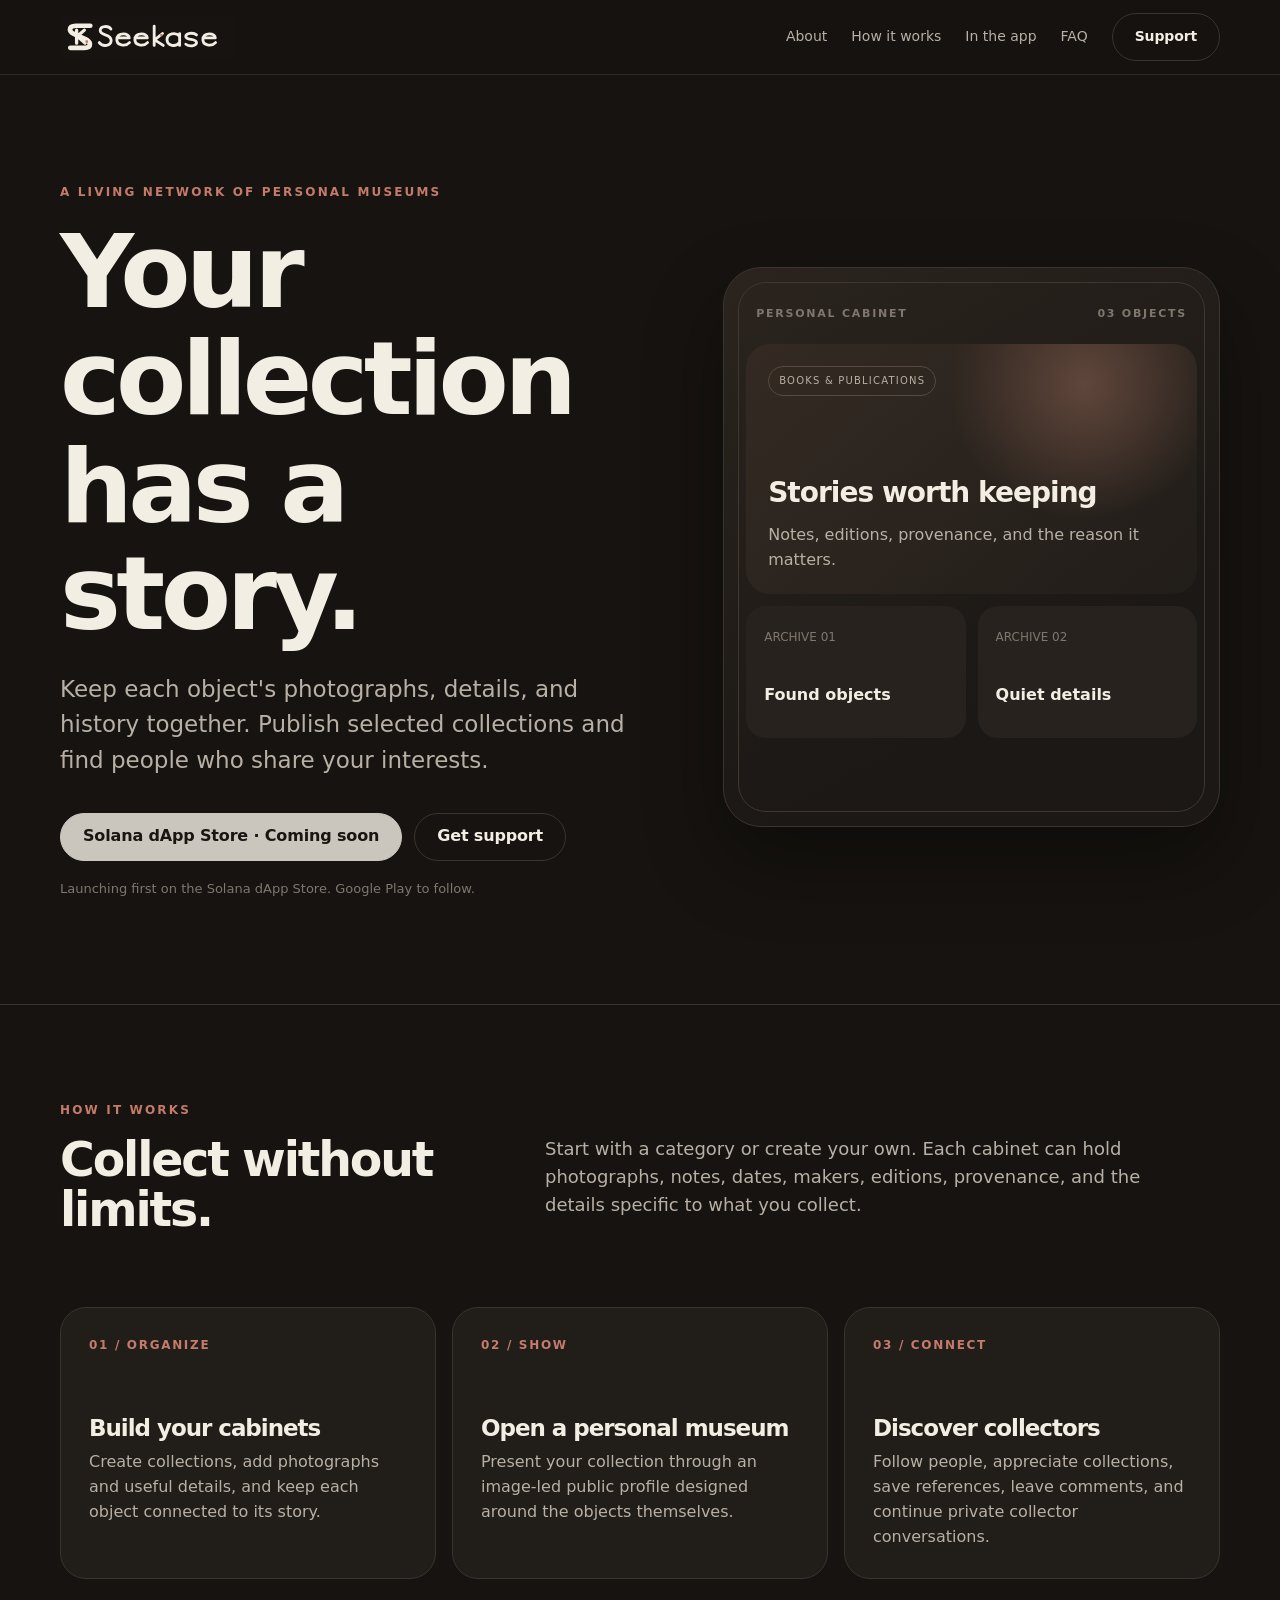
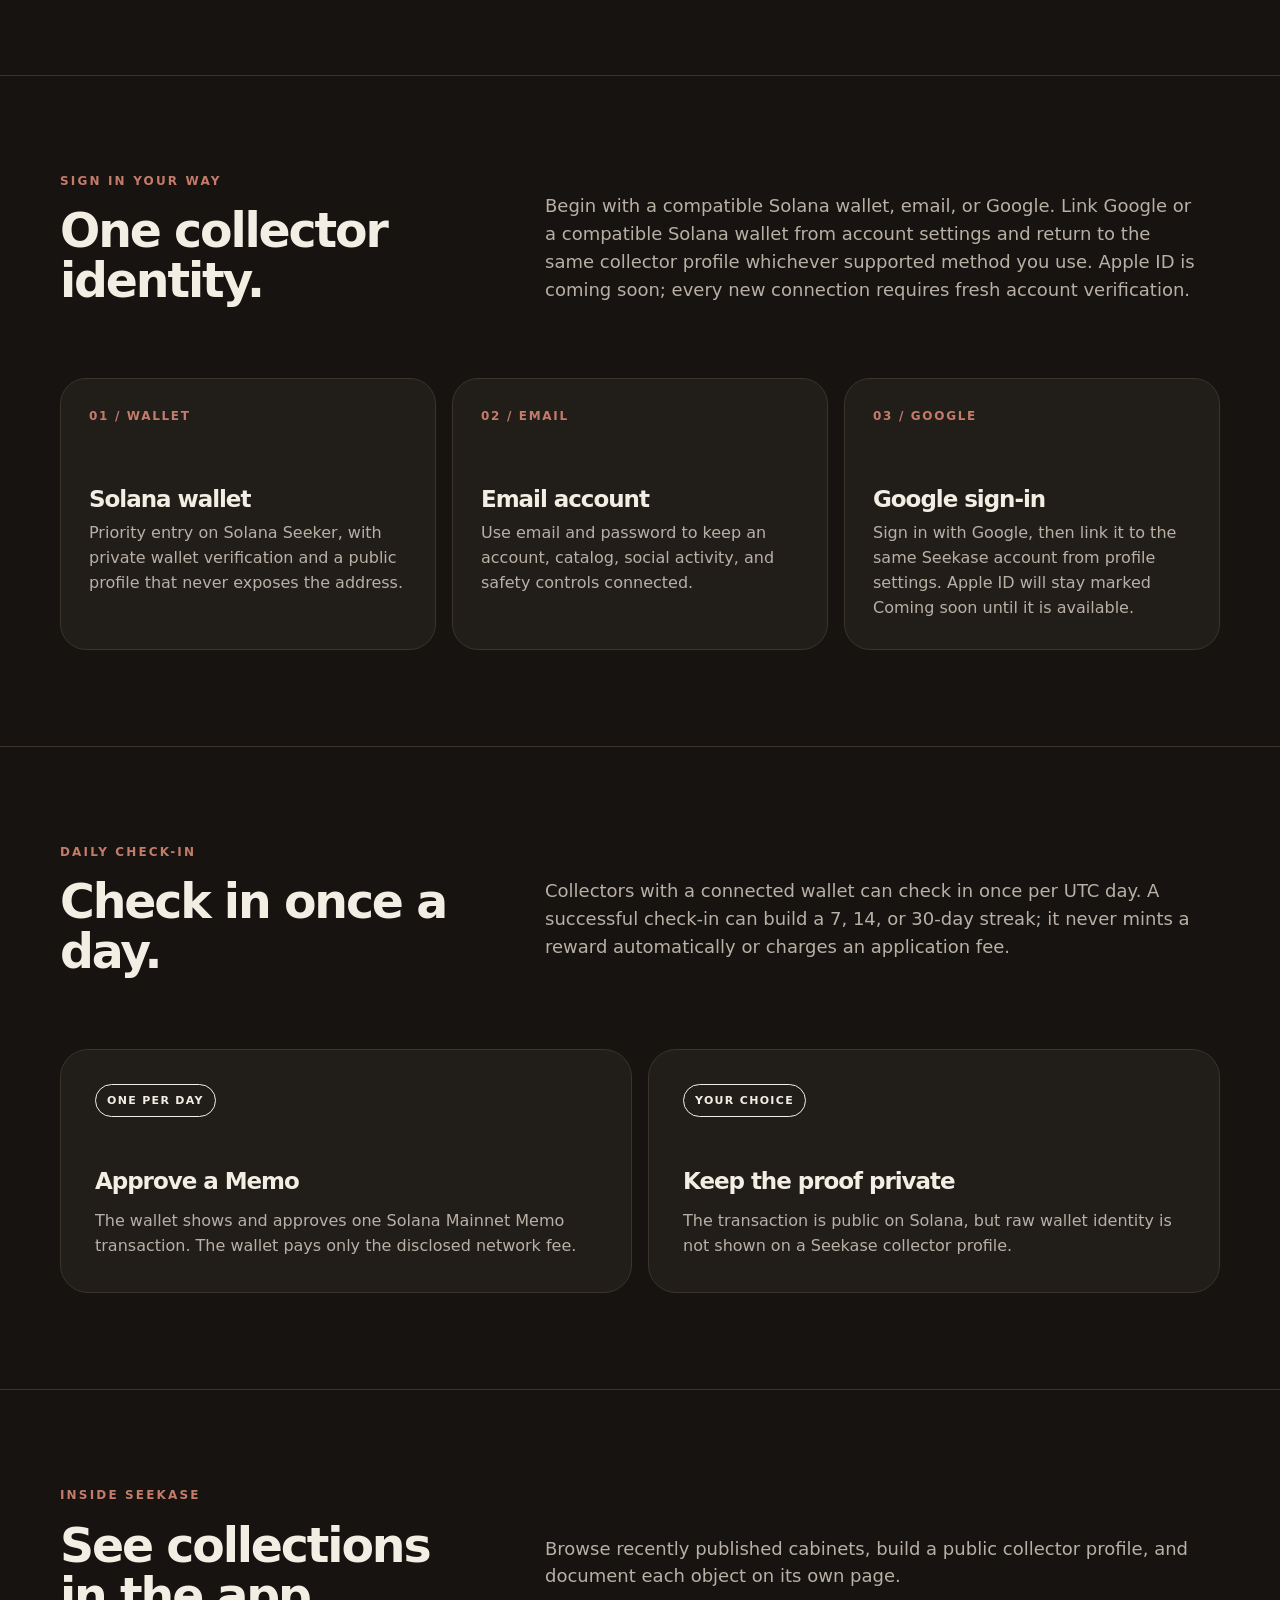
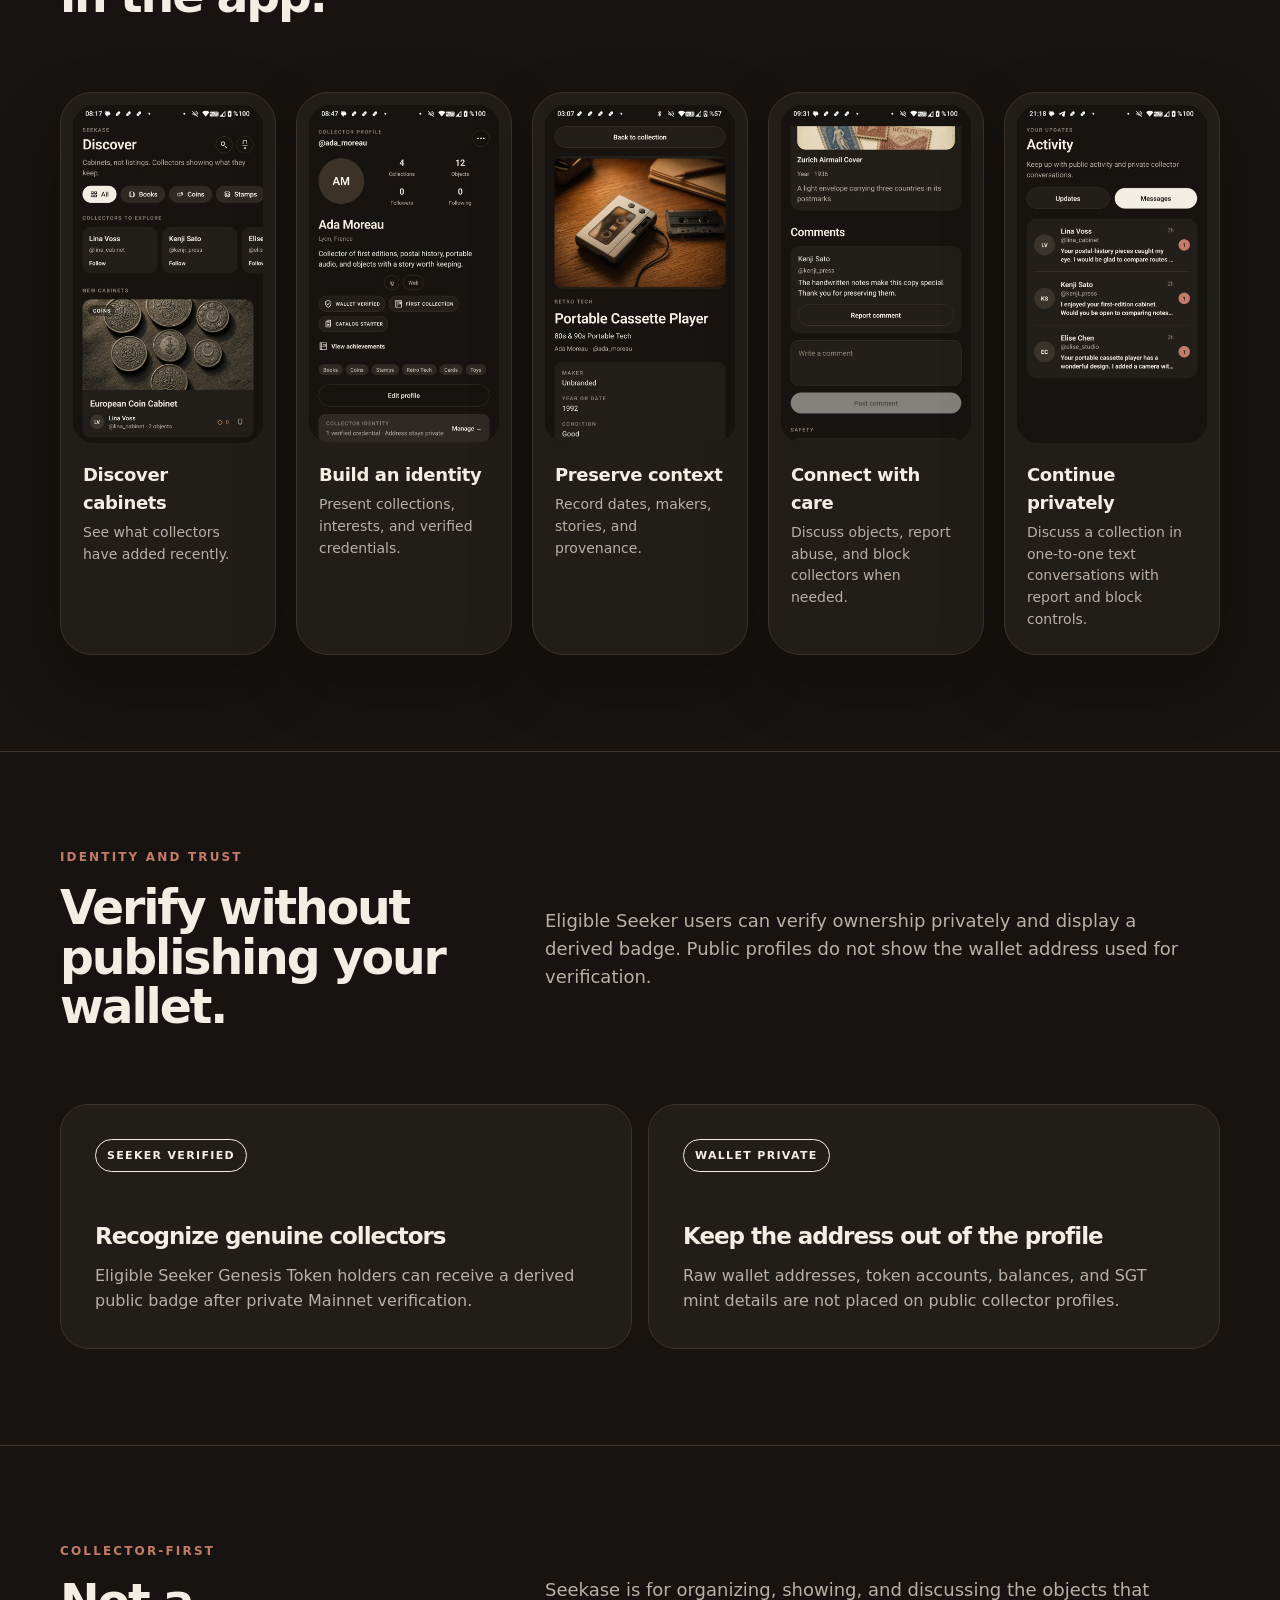
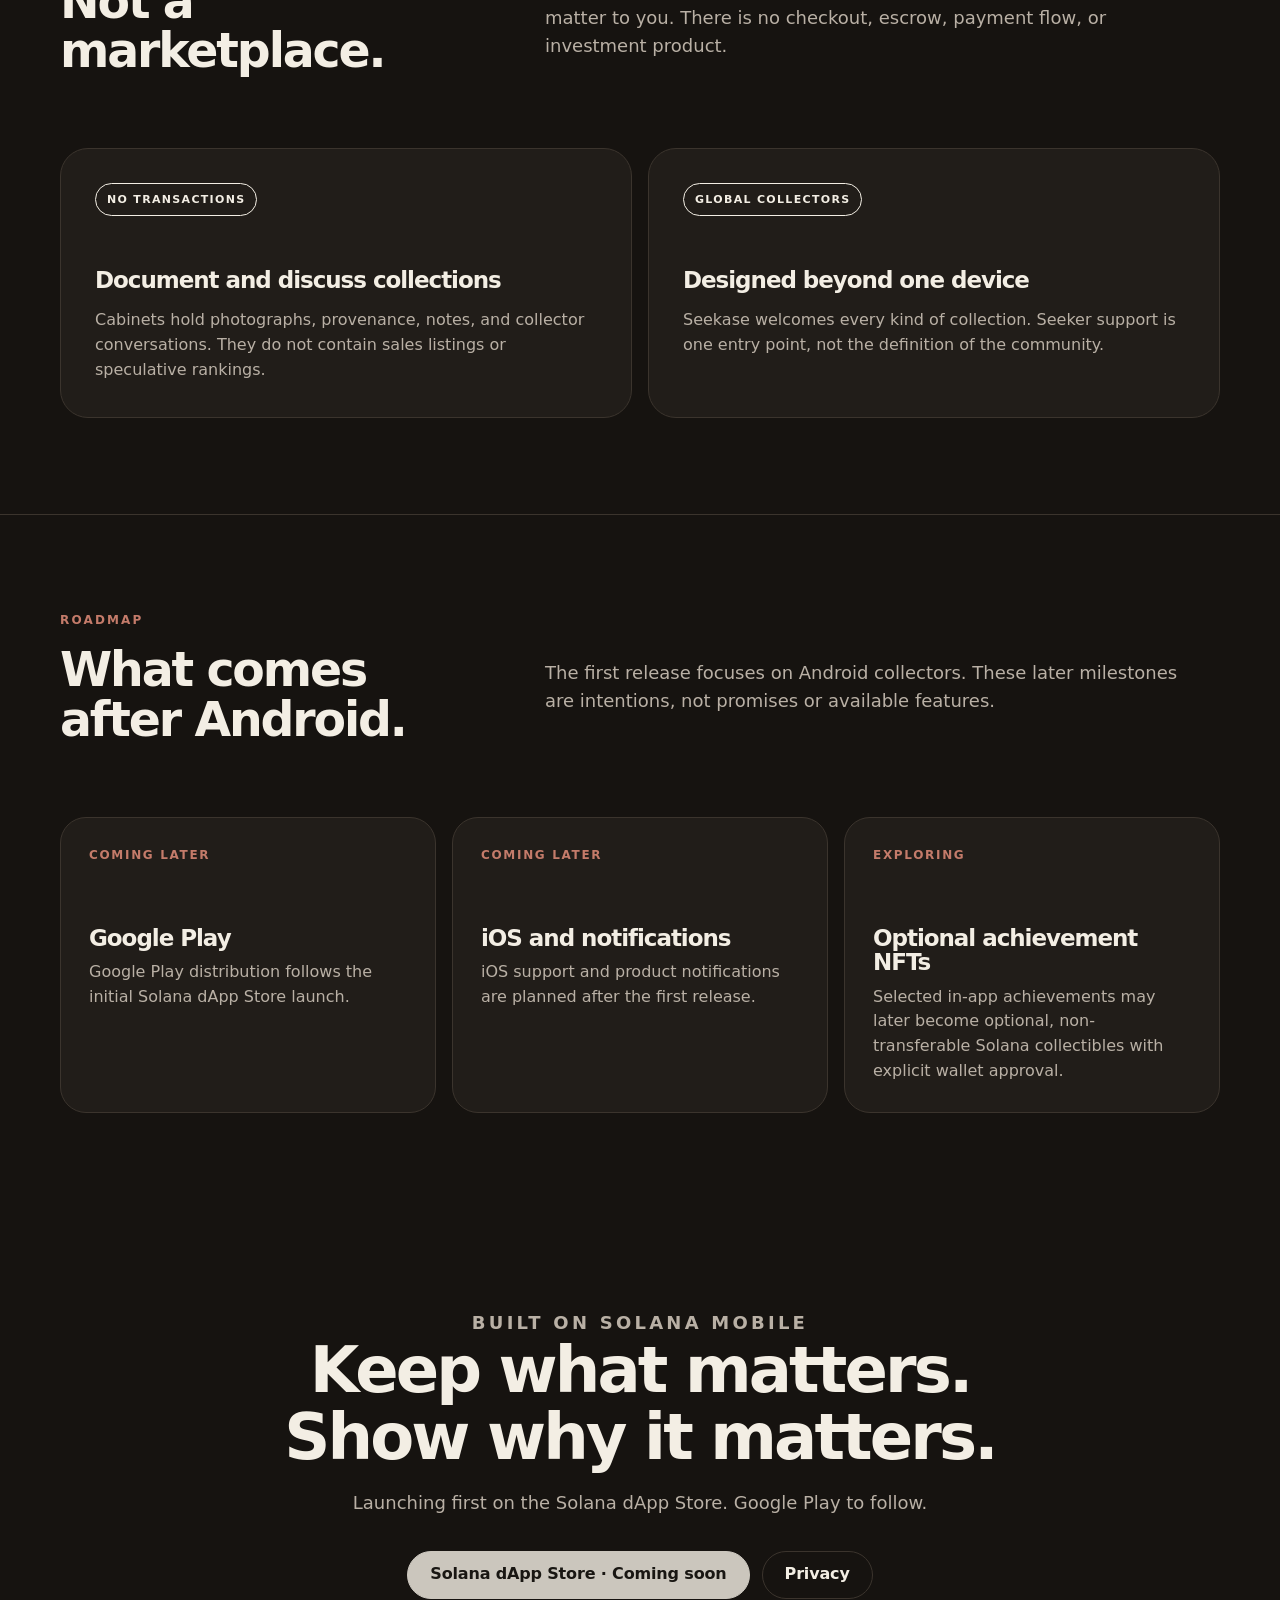
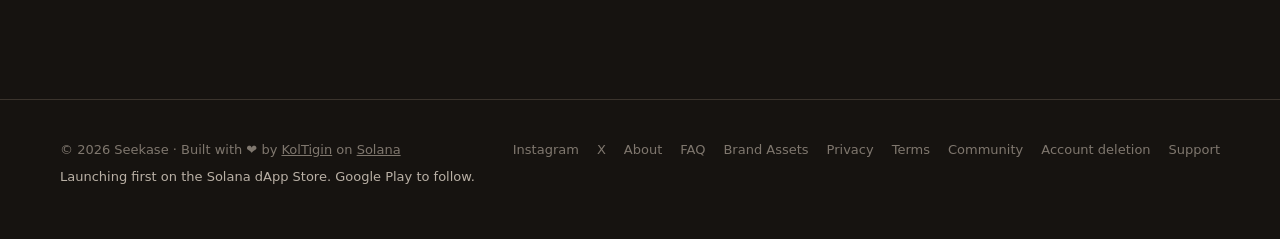
<file: index.html>
<!doctype html>
<html lang="en">
  <head>
    <meta charset="utf-8" />
    <meta name="viewport" content="width=device-width,initial-scale=1" />
    <title>Seekase | Your collection has a story</title>
    <meta
      name="description"
      content="Build a personal museum, preserve the stories behind your objects, and discover collectors around the world."
    />
    <meta name="robots" content="index,follow,max-image-preview:large" />
    <meta property="og:site_name" content="Seekase" />
    <meta property="og:title" content="Seekase | Your collection has a story" />
    <meta
      property="og:description"
      content="Build a personal museum, preserve the stories behind your objects, and discover collectors around the world."
    />
    <meta property="og:type" content="website" />
    <meta property="og:locale" content="en_US" />
    <meta property="og:url" content="https://seekase.app/" />
    <meta property="og:image" content="https://seekase.app/assets/brand/banner-1200x600.png" />
    <meta property="og:image:secure_url" content="https://seekase.app/assets/brand/banner-1200x600.png" />
    <meta property="og:image:type" content="image/png" />
    <meta property="og:image:width" content="1200" />
    <meta property="og:image:height" content="600" />
    <meta
      property="og:image:alt"
      content="Seekase — Build a personal museum, preserve the stories behind your objects, and discover collectors around the world."
    />
    <meta name="twitter:card" content="summary_large_image" />
    <meta name="twitter:title" content="Seekase | Your collection has a story" />
    <meta
      name="twitter:description"
      content="Build a personal museum, preserve the stories behind your objects, and discover collectors around the world."
    />
    <meta name="twitter:image" content="https://seekase.app/assets/brand/banner-1200x600.png" />
    <meta
      name="twitter:image:alt"
      content="Seekase — Build a personal museum, preserve the stories behind your objects, and discover collectors around the world."
    />
    <meta name="theme-color" content="#161310" />
    <link rel="canonical" href="https://seekase.app/" />
    <script type="application/ld+json">
      {
        "@context": "https://schema.org",
        "@type": "SoftwareApplication",
        "name": "Seekase",
        "applicationCategory": "SocialNetworkingApplication",
        "applicationSubCategory": "Collector social network",
        "operatingSystem": "Android",
        "url": "https://seekase.app/",
        "image": "https://seekase.app/assets/brand/banner-1200x600.png",
        "description": "A mobile-first social showcase for collectors to organize objects, preserve their stories, and discover fellow collectors."
      }
    </script>
    <link rel="icon" href="/assets/mark.svg" type="image/svg+xml" />
  <link rel="apple-touch-icon" href="/assets/brand/app-icon-512.png" />
  <link rel="stylesheet" href="/assets/site.css" />
  <script src="/assets/mobile-nav.js" defer></script>
  </head>
  <body>
    <header class="site-header">
      <nav class="nav shell" aria-label="Main navigation">
        <a class="brand" href="/" aria-label="Seekase home"><img src="/assets/lockup.svg" alt="Seekase" /></a>
        <div class="nav-links">
          <a href="/about/">About</a><a href="#how-it-works">How it works</a><a href="#in-the-app">In the app</a
          ><a href="/faq/">FAQ</a><a class="button secondary" href="/support/">Support</a>
        </div>
        <details class="mobile-nav"><summary>Menu</summary><div class="mobile-nav-links"><a href="/about/">About</a><a href="/#how-it-works">How it works</a><a href="/#in-the-app">In the app</a><a href="/faq/">FAQ</a><a href="/support/">Support</a></div></details>
      </nav>
    </header>
    <main>
      <section class="hero">
        <div class="hero-grid shell">
          <div>
            <p class="eyebrow">A living network of personal museums</p>
            <h1>Your collection has a story.</h1>
            <p class="lede">
              Keep each object's photographs, details, and history together. Publish selected collections and find
              people who share your interests.
            </p>
            <div class="actions">
              <span
                class="button primary button-unavailable"
                role="status"
                aria-label="Solana dApp Store launch coming soon"
                >Solana dApp Store · Coming soon</span
              ><a class="button secondary" href="/support/">Get support</a>
            </div>
            <p class="availability">Launching first on the Solana dApp Store. Google Play to follow.</p>
          </div>
          <div class="cabinet" aria-label="Illustration of a Seekase collection">
            <div class="cabinet-head"><span>Personal cabinet</span><span>03 objects</span></div>
            <article class="object-card featured">
              <span class="object-tag">Books & publications</span>
              <p class="object-title">Stories worth keeping</p>
              <p class="object-meta">Notes, editions, provenance, and the reason it matters.</p>
            </article>
            <div class="object-row">
              <article class="mini-object"><span>ARCHIVE 01</span><strong>Found objects</strong></article>
              <article class="mini-object"><span>ARCHIVE 02</span><strong>Quiet details</strong></article>
            </div>
          </div>
        </div>
      </section>
      <section class="section" id="how-it-works">
        <div class="shell">
          <div class="section-intro">
            <div>
              <p class="eyebrow">How it works</p>
              <h2>Collect without limits.</h2>
            </div>
            <p class="section-copy">
              Start with a category or create your own. Each cabinet can hold photographs, notes, dates, makers,
              editions, provenance, and the details specific to what you collect.
            </p>
          </div>
          <div class="feature-grid">
            <article class="feature">
              <span class="feature-index">01 / ORGANIZE</span>
              <h3>Build your cabinets</h3>
              <p>
                Create collections, add photographs and useful details, and keep each object connected to its story.
              </p>
            </article>
            <article class="feature">
              <span class="feature-index">02 / SHOW</span>
              <h3>Open a personal museum</h3>
              <p>Present your collection through an image-led public profile designed around the objects themselves.</p>
            </article>
            <article class="feature">
              <span class="feature-index">03 / CONNECT</span>
              <h3>Discover collectors</h3>
              <p>
                Follow people, appreciate collections, save references, leave comments, and continue private collector
                conversations.
              </p>
            </article>
          </div>
        </div>
      </section>
      <section class="section" id="sign-in">
        <div class="shell">
          <div class="section-intro">
            <div>
              <p class="eyebrow">Sign in your way</p>
              <h2>One collector identity.</h2>
            </div>
            <p class="section-copy">
              Begin with a compatible Solana wallet, email, or Google. Link Google or a compatible Solana wallet from
              account settings and return to the same collector profile whichever supported method you use. Apple ID is
              coming soon; every new connection requires fresh account verification.
            </p>
          </div>
          <div class="feature-grid">
            <article class="feature">
              <span class="feature-index">01 / WALLET</span>
              <h3>Solana wallet</h3>
              <p>
                Priority entry on Solana Seeker, with private wallet verification and a public profile that never
                exposes the address.
              </p>
            </article>
            <article class="feature">
              <span class="feature-index">02 / EMAIL</span>
              <h3>Email account</h3>
              <p>Use email and password to keep an account, catalog, social activity, and safety controls connected.</p>
            </article>
            <article class="feature">
              <span class="feature-index">03 / GOOGLE</span>
              <h3>Google sign-in</h3>
              <p>
                Sign in with Google, then link it to the same Seekase account from profile settings. Apple ID will stay
                marked Coming soon until it is available.
              </p>
            </article>
          </div>
        </div>
      </section>
      <section class="section" id="daily-check-in">
        <div class="shell">
          <div class="section-intro">
            <div>
              <p class="eyebrow">Daily check-in</p>
              <h2>Check in once a day.</h2>
            </div>
            <p class="section-copy">
              Collectors with a connected wallet can check in once per UTC day. A successful check-in can build a 7, 14,
              or 30-day streak; it never mints a reward automatically or charges an application fee.
            </p>
          </div>
          <div class="identity">
            <article class="identity-card">
              <span class="status-pill">One per day</span>
              <h3>Approve a Memo</h3>
              <p>
                The wallet shows and approves one Solana Mainnet Memo transaction. The wallet pays only the disclosed
                network fee.
              </p>
            </article>
            <article class="identity-card dark">
              <span class="status-pill">Your choice</span>
              <h3>Keep the proof private</h3>
              <p>
                The transaction is public on Solana, but raw wallet identity is not shown on a Seekase collector
                profile.
              </p>
            </article>
          </div>
        </div>
      </section>
      <section class="section app-preview" id="in-the-app">
        <div class="shell">
          <div class="section-intro">
            <div>
              <p class="eyebrow">Inside Seekase</p>
              <h2>See collections in the app.</h2>
            </div>
            <p class="section-copy">
              Browse recently published cabinets, build a public collector profile, and document each object on its
              own page.
            </p>
          </div>
          <div class="screen-grid">
            <figure class="screen-card">
              <img
                src="/assets/screenshots/discover.jpg"
                alt="Seekase Discover showing public collector cabinets"
                loading="lazy"
              />
              <figcaption>
                <strong>Discover cabinets</strong><span>See what collectors have added recently.</span>
              </figcaption>
            </figure>
            <figure class="screen-card featured-screen">
              <img src="/assets/screenshots/profile.jpg" alt="An active Seekase collector profile" loading="lazy" />
              <figcaption>
                <strong>Build an identity</strong><span>Present collections, interests, and verified credentials.</span>
              </figcaption>
            </figure>
            <figure class="screen-card">
              <img
                src="/assets/screenshots/object.jpg"
                alt="A detailed collectible object page in Seekase"
                loading="lazy"
              />
              <figcaption>
                <strong>Preserve context</strong><span>Record dates, makers, stories, and provenance.</span>
              </figcaption>
            </figure>
            <figure class="screen-card">
              <img
                src="/assets/screenshots/comments.jpg"
                alt="A collector comment and safety controls in Seekase"
                loading="lazy"
              />
              <figcaption>
                <strong>Connect with care</strong
                ><span>Discuss objects, report abuse, and block collectors when needed.</span>
              </figcaption>
            </figure>
            <figure class="screen-card">
              <img
                src="/assets/screenshots/messages.jpg"
                alt="Seekase private collector conversation inbox"
                loading="lazy"
              />
              <figcaption>
                <strong>Continue privately</strong
                ><span>Discuss a collection in one-to-one text conversations with report and block controls.</span>
              </figcaption>
            </figure>
          </div>
        </div>
      </section>
      <section class="section" id="identity">
        <div class="shell">
          <div class="section-intro">
            <div>
              <p class="eyebrow">Identity and trust</p>
              <h2>Verify without publishing your wallet.</h2>
            </div>
            <p class="section-copy">
              Eligible Seeker users can verify ownership privately and display a derived badge. Public profiles do not
              show the wallet address used for verification.
            </p>
          </div>
          <div class="identity">
            <article class="identity-card">
              <span class="status-pill">Seeker verified</span>
              <h3>Recognize genuine collectors</h3>
              <p>
                Eligible Seeker Genesis Token holders can receive a derived public badge after private Mainnet
                verification.
              </p>
            </article>
            <article class="identity-card dark">
              <span class="status-pill">Wallet private</span>
              <h3>Keep the address out of the profile</h3>
              <p>
                Raw wallet addresses, token accounts, balances, and SGT mint details are not placed on public collector
                profiles.
              </p>
            </article>
          </div>
        </div>
      </section>
      <section class="section" id="product-direction">
        <div class="shell">
          <div class="section-intro">
            <div>
              <p class="eyebrow">Collector-first</p>
              <h2>Not a marketplace.</h2>
            </div>
            <p class="section-copy">
              Seekase is for organizing, showing, and discussing the objects that matter to you. There is no checkout,
              escrow, payment flow, or investment product.
            </p>
          </div>
          <div class="identity">
            <article class="identity-card">
              <span class="status-pill">No transactions</span>
              <h3>Document and discuss collections</h3>
              <p>
                Cabinets hold photographs, provenance, notes, and collector conversations. They do not contain sales
                listings or speculative rankings.
              </p>
            </article>
            <article class="identity-card dark">
              <span class="status-pill">Global collectors</span>
              <h3>Designed beyond one device</h3>
              <p>
                Seekase welcomes every kind of collection. Seeker support is one entry point, not the definition of the
                community.
              </p>
            </article>
          </div>
        </div>
      </section>
      <section class="section" id="roadmap">
        <div class="shell">
          <div class="section-intro">
            <div>
              <p class="eyebrow">Roadmap</p>
              <h2>What comes after Android.</h2>
            </div>
            <p class="section-copy">
              The first release focuses on Android collectors. These later milestones are intentions, not promises or
              available features.
            </p>
          </div>
          <div class="feature-grid">
            <article class="feature">
              <span class="feature-index">COMING LATER</span>
              <h3>Google Play</h3>
              <p>Google Play distribution follows the initial Solana dApp Store launch.</p>
            </article>
            <article class="feature">
              <span class="feature-index">COMING LATER</span>
              <h3>iOS and notifications</h3>
              <p>iOS support and product notifications are planned after the first release.</p>
            </article>
            <article class="feature">
              <span class="feature-index">EXPLORING</span>
              <h3>Optional achievement NFTs</h3>
              <p>
                Selected in-app achievements may later become optional, non-transferable Solana collectibles with
                explicit wallet approval.
              </p>
            </article>
          </div>
        </div>
      </section>
      <section class="cta">
        <div class="shell">
          <p class="eyebrow">Built on Solana Mobile</p>
          <h2>Keep what matters.<br />Show why it matters.</h2>
          <p>Launching first on the Solana dApp Store. Google Play to follow.</p>
          <div class="actions">
            <span class="button primary button-unavailable" role="status">Solana dApp Store · Coming soon</span
            ><a class="button secondary" href="/privacy/">Privacy</a>
          </div>
        </div>
      </section>
    </main>
    <footer class="site-footer">
      <div class="footer-grid shell">
        <div>
          <span
            >© 2026 Seekase · Built with ❤️ by
            <a href="https://koltigin.xyz" target="_blank" rel="noopener noreferrer">KolTigin</a> on
            <a href="https://solanamobile.com/" target="_blank" rel="noopener noreferrer">Solana</a></span
          ><span class="footer-availability">Launching first on the Solana dApp Store. Google Play to follow.</span>
        </div>
        <div class="footer-links">
          <a href="https://www.instagram.com/seekaseapp" target="_blank" rel="noopener noreferrer">Instagram</a
          ><a href="https://x.com/seekaseapp" target="_blank" rel="noopener noreferrer">X</a><a href="/about/">About</a
          ><a href="/faq/">FAQ</a><a href="/brand/">Brand Assets</a><a href="/privacy/">Privacy</a
          ><a href="/terms/">Terms</a><a href="/community/">Community</a
          ><a href="/account-deletion/">Account deletion</a><a href="/support/">Support</a>
        </div>
      </div>
    </footer>
  </body>
</html>
</file>
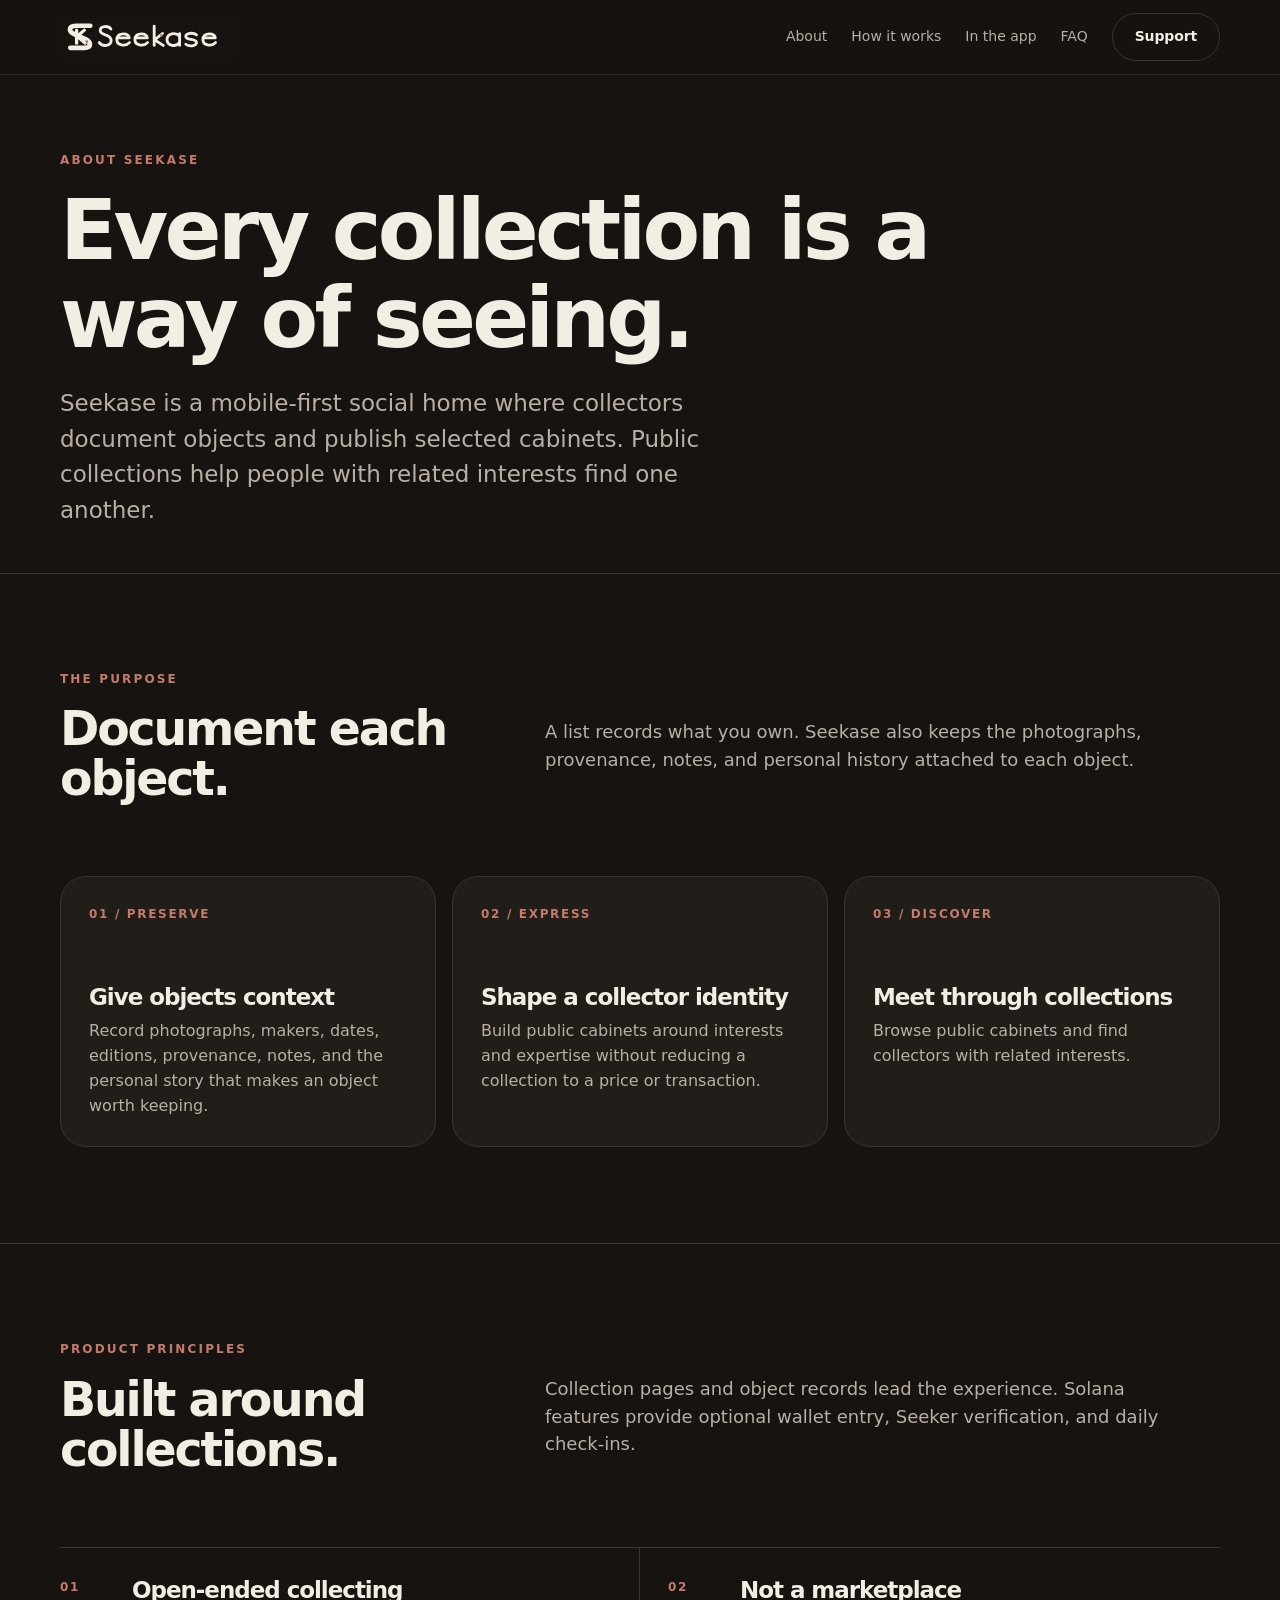
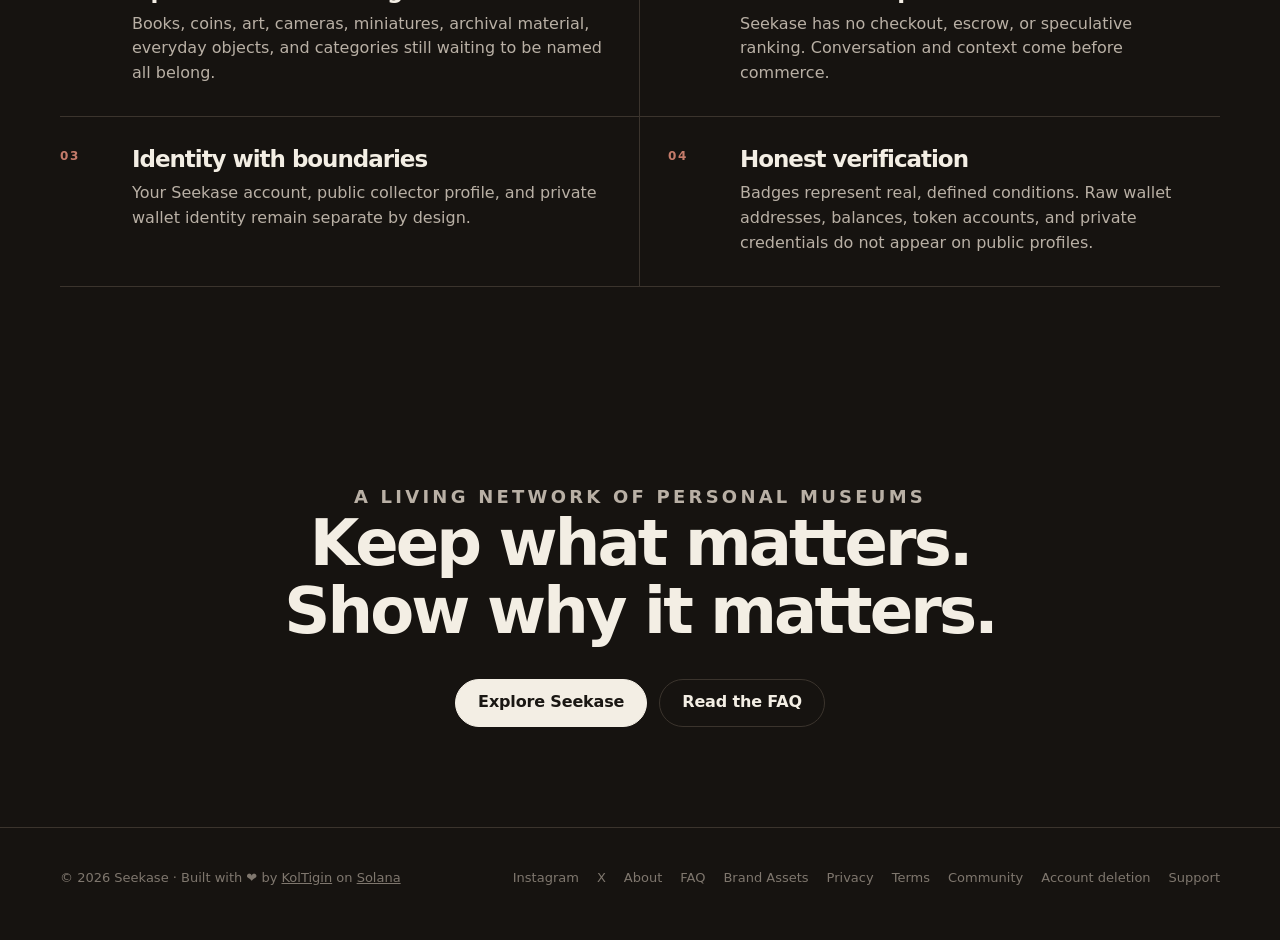
<file: about/index.html>
<!doctype html>
<html lang="en">
  <head>
    <meta charset="utf-8" />
    <meta name="viewport" content="width=device-width,initial-scale=1" />
    <title>About Seekase | A social home for collectors</title>
    <meta
      name="description"
      content="Learn why Seekase is building an image-led social home for collectors and the stories behind the objects they keep."
    />
    <meta name="robots" content="index,follow,max-image-preview:large" />
    <meta property="og:site_name" content="Seekase" />
    <meta property="og:title" content="About Seekase | A social home for collectors" />
    <meta
      property="og:description"
      content="Learn why Seekase is building an image-led social home for collectors and the stories behind the objects they keep."
    />
    <meta property="og:type" content="website" />
    <meta property="og:locale" content="en_US" />
    <meta property="og:url" content="https://seekase.app/about/" />
    <meta property="og:image" content="https://seekase.app/assets/brand/banner-1200x600.png" />
    <meta property="og:image:secure_url" content="https://seekase.app/assets/brand/banner-1200x600.png" />
    <meta property="og:image:type" content="image/png" />
    <meta property="og:image:width" content="1200" />
    <meta property="og:image:height" content="600" />
    <meta
      property="og:image:alt"
      content="Seekase — Learn why Seekase is building an image-led social home for collectors and the stories behind the objects they keep."
    />
    <meta name="twitter:card" content="summary_large_image" />
    <meta name="twitter:title" content="About Seekase | A social home for collectors" />
    <meta
      name="twitter:description"
      content="Learn why Seekase is building an image-led social home for collectors and the stories behind the objects they keep."
    />
    <meta name="twitter:image" content="https://seekase.app/assets/brand/banner-1200x600.png" />
    <meta
      name="twitter:image:alt"
      content="Seekase — Learn why Seekase is building an image-led social home for collectors and the stories behind the objects they keep."
    />
    <meta name="theme-color" content="#161310" />
    <link rel="canonical" href="https://seekase.app/about/" />
    <link rel="icon" href="/assets/mark.svg" type="image/svg+xml" />
  <link rel="apple-touch-icon" href="/assets/brand/app-icon-512.png" />
  <link rel="stylesheet" href="/assets/site.css" />
  <script src="/assets/mobile-nav.js" defer></script>
  </head>
  <body>
    <header class="site-header">
      <nav class="nav shell" aria-label="Main navigation">
        <a class="brand" href="/" aria-label="Seekase home"><img src="/assets/lockup.svg" alt="Seekase" /></a>
        <div class="nav-links">
          <a href="/about/" aria-current="page">About</a><a href="/#how-it-works">How it works</a
          ><a href="/#in-the-app">In the app</a><a href="/faq/">FAQ</a
          ><a class="button secondary" href="/support/">Support</a>
        </div>
        <details class="mobile-nav"><summary>Menu</summary><div class="mobile-nav-links"><a href="/about/" aria-current="page">About</a><a href="/#how-it-works">How it works</a><a href="/#in-the-app">In the app</a><a href="/faq/">FAQ</a><a href="/support/">Support</a></div></details>
      </nav>
    </header>
    <main>
      <section class="legal-hero shell">
        <p class="eyebrow">About Seekase</p>
        <h1>Every collection is a way of seeing.</h1>
        <p class="lede">
          Seekase is a mobile-first social home where collectors document objects and publish selected cabinets. Public
          collections help people with related interests find one another.
        </p>
      </section>

      <section class="section">
        <div class="shell">
          <div class="section-intro">
            <div>
              <p class="eyebrow">The purpose</p>
              <h2>Document each object.</h2>
            </div>
            <p class="section-copy">
              A list records what you own. Seekase also keeps the photographs, provenance, notes, and personal history
              attached to each object.
            </p>
          </div>
          <div class="feature-grid">
            <article class="feature">
              <span class="feature-index">01 / PRESERVE</span>
              <h3>Give objects context</h3>
              <p>
                Record photographs, makers, dates, editions, provenance, notes, and the personal story that makes an
                object worth keeping.
              </p>
            </article>
            <article class="feature">
              <span class="feature-index">02 / EXPRESS</span>
              <h3>Shape a collector identity</h3>
              <p>
                Build public cabinets around interests and expertise without reducing a collection to a price or
                transaction.
              </p>
            </article>
            <article class="feature">
              <span class="feature-index">03 / DISCOVER</span>
              <h3>Meet through collections</h3>
              <p>Browse public cabinets and find collectors with related interests.</p>
            </article>
          </div>
        </div>
      </section>

      <section class="section">
        <div class="shell">
          <div class="section-intro">
            <div>
              <p class="eyebrow">Product principles</p>
              <h2>Built around collections.</h2>
            </div>
            <p class="section-copy">
              Collection pages and object records lead the experience. Solana features provide optional wallet entry,
              Seeker verification, and daily check-ins.
            </p>
          </div>
          <div class="principle-grid">
            <article class="principle">
              <span>01</span>
              <div>
                <h3>Open-ended collecting</h3>
                <p>
                  Books, coins, art, cameras, miniatures, archival material, everyday objects, and categories still
                  waiting to be named all belong.
                </p>
              </div>
            </article>
            <article class="principle">
              <span>02</span>
              <div>
                <h3>Not a marketplace</h3>
                <p>
                  Seekase has no checkout, escrow, or speculative ranking. Conversation and context come before
                  commerce.
                </p>
              </div>
            </article>
            <article class="principle">
              <span>03</span>
              <div>
                <h3>Identity with boundaries</h3>
                <p>
                  Your Seekase account, public collector profile, and private wallet identity remain separate by design.
                </p>
              </div>
            </article>
            <article class="principle">
              <span>04</span>
              <div>
                <h3>Honest verification</h3>
                <p>
                  Badges represent real, defined conditions. Raw wallet addresses, balances, token accounts, and private
                  credentials do not appear on public profiles.
                </p>
              </div>
            </article>
          </div>
        </div>
      </section>

      <section class="cta">
        <div class="shell">
          <p class="eyebrow">A living network of personal museums</p>
          <h2>Keep what matters.<br />Show why it matters.</h2>
          <div class="actions">
            <a class="button primary" href="/">Explore Seekase</a
            ><a class="button secondary" href="/faq/">Read the FAQ</a>
          </div>
        </div>
      </section>
    </main>
    <footer class="site-footer">
      <div class="footer-grid shell">
        <span
          >© 2026 Seekase · Built with ❤️ by
          <a href="https://koltigin.xyz" target="_blank" rel="noopener noreferrer">KolTigin</a> on
          <a href="https://solanamobile.com/" target="_blank" rel="noopener noreferrer">Solana</a></span
        >
        <div class="footer-links">
          <a href="https://www.instagram.com/seekaseapp" target="_blank" rel="noopener noreferrer">Instagram</a
          ><a href="https://x.com/seekaseapp" target="_blank" rel="noopener noreferrer">X</a><a href="/about/">About</a
          ><a href="/faq/">FAQ</a><a href="/brand/">Brand Assets</a><a href="/privacy/">Privacy</a
          ><a href="/terms/">Terms</a><a href="/community/">Community</a
          ><a href="/account-deletion/">Account deletion</a><a href="/support/">Support</a>
        </div>
      </div>
    </footer>
  </body>
</html>
</file>
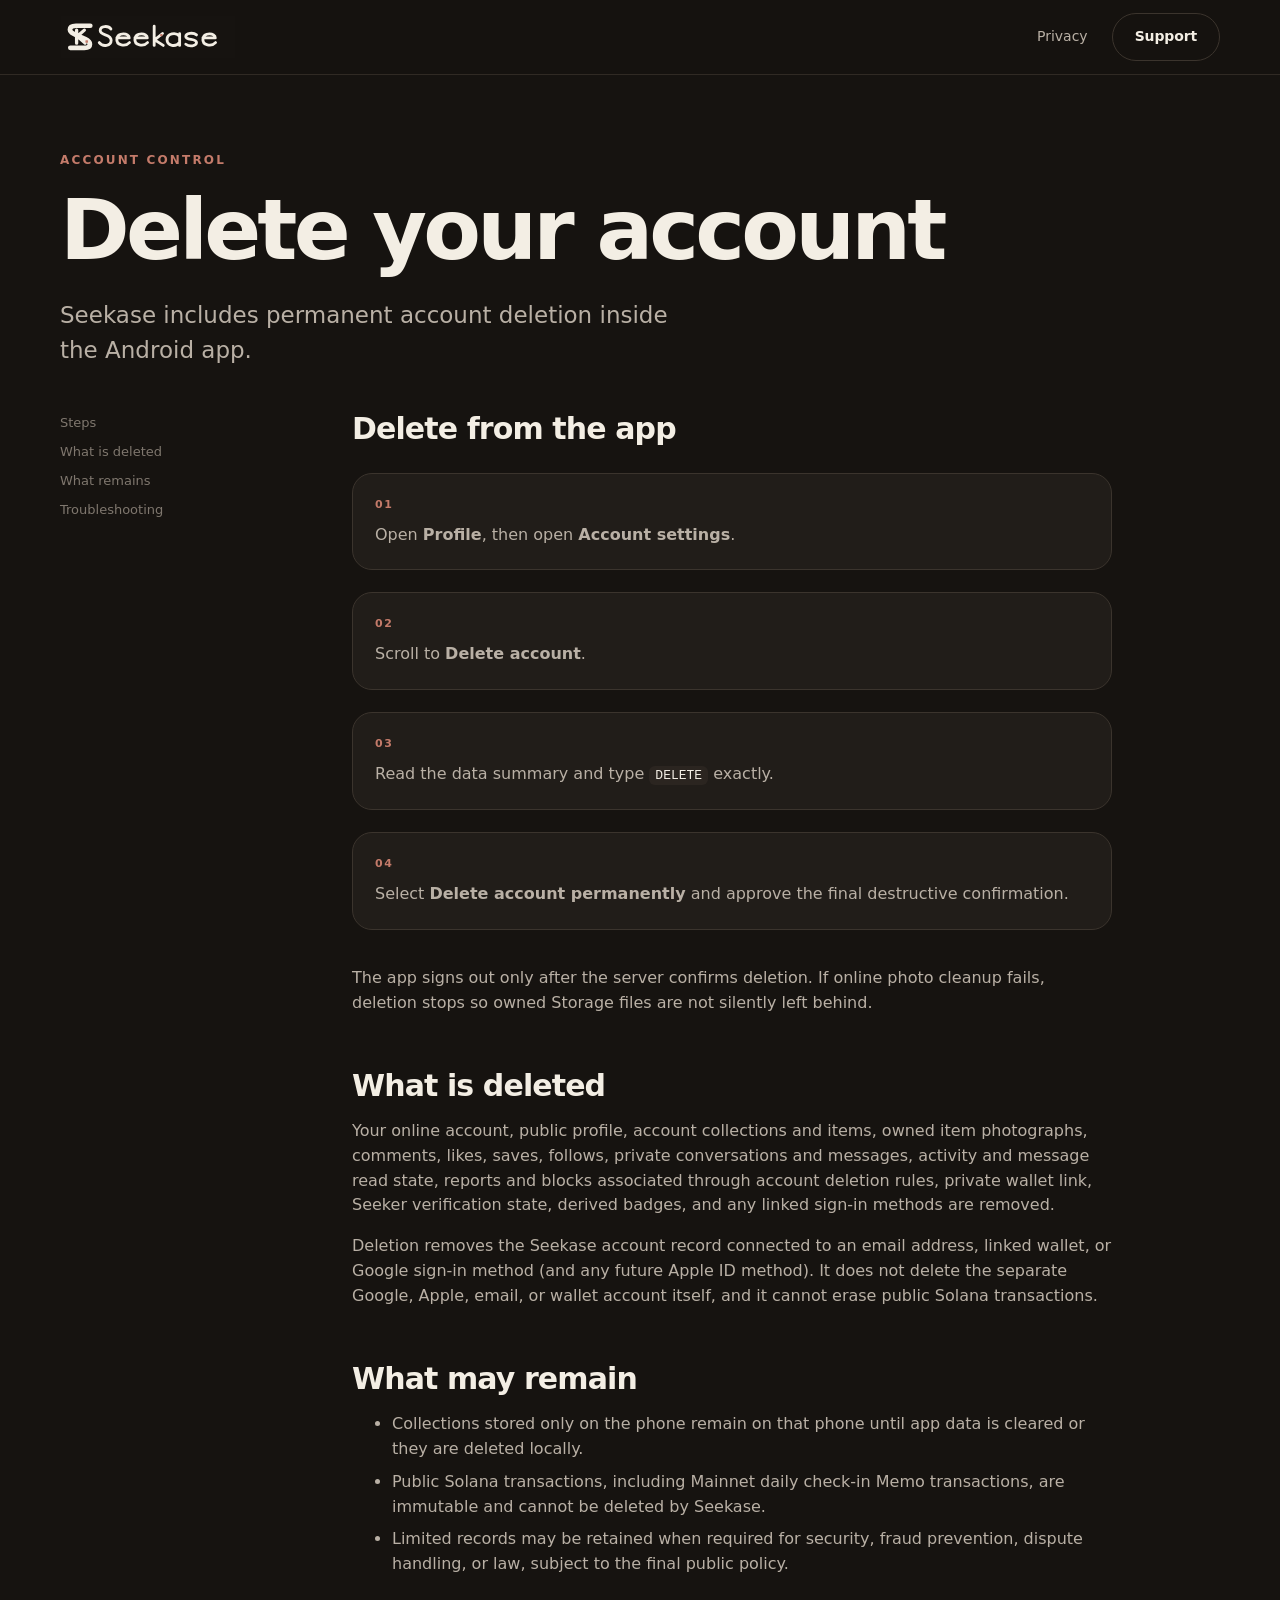
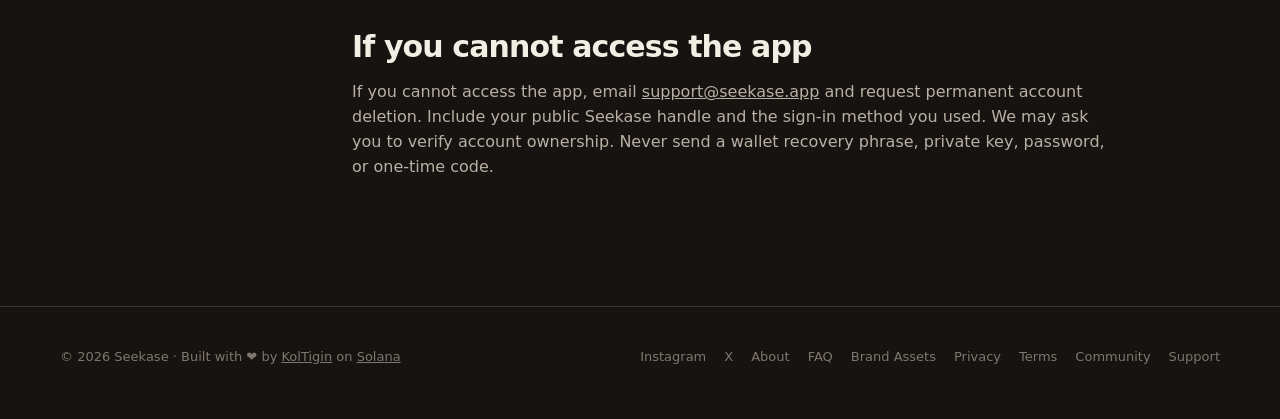
<file: account-deletion/index.html>
<!doctype html>
<html lang="en">
  <head>
    <meta charset="utf-8" />
    <meta name="viewport" content="width=device-width,initial-scale=1" />
    <title>Delete Your Seekase Account | Seekase</title>
    <meta name="description" content="How to permanently delete a Seekase account and its associated online data." />
    <meta name="robots" content="index,follow,max-image-preview:large" />
    <meta property="og:site_name" content="Seekase" />
    <meta property="og:title" content="Delete Your Seekase Account | Seekase" />
    <meta
      property="og:description"
      content="How to permanently delete a Seekase account and its associated online data."
    />
    <meta property="og:type" content="website" />
    <meta property="og:locale" content="en_US" />
    <meta property="og:url" content="https://seekase.app/account-deletion/" />
    <meta property="og:image" content="https://seekase.app/assets/brand/banner-1200x600.png" />
    <meta property="og:image:secure_url" content="https://seekase.app/assets/brand/banner-1200x600.png" />
    <meta property="og:image:type" content="image/png" />
    <meta property="og:image:width" content="1200" />
    <meta property="og:image:height" content="600" />
    <meta
      property="og:image:alt"
      content="Seekase — How to permanently delete a Seekase account and its associated online data."
    />
    <meta name="twitter:card" content="summary_large_image" />
    <meta name="twitter:title" content="Delete Your Seekase Account | Seekase" />
    <meta
      name="twitter:description"
      content="How to permanently delete a Seekase account and its associated online data."
    />
    <meta name="twitter:image" content="https://seekase.app/assets/brand/banner-1200x600.png" />
    <meta
      name="twitter:image:alt"
      content="Seekase — How to permanently delete a Seekase account and its associated online data."
    />
    <link rel="canonical" href="https://seekase.app/account-deletion/" />
    <link rel="icon" href="/assets/mark.svg" type="image/svg+xml" />
  <link rel="apple-touch-icon" href="/assets/brand/app-icon-512.png" />
  <link rel="stylesheet" href="/assets/site.css" />
  <script src="/assets/mobile-nav.js" defer></script>
  </head>
  <body>
    <header class="site-header">
      <nav class="nav shell">
        <a class="brand" href="/"><img src="/assets/lockup.svg" alt="Seekase" /></a>
        <div class="nav-links">
          <a href="/privacy/">Privacy</a><a class="button secondary" href="/support/">Support</a>
        </div>
        <details class="mobile-nav"><summary>Menu</summary><div class="mobile-nav-links"><a href="/">Home</a><a href="/privacy/">Privacy</a><a href="/support/">Support</a></div></details>
      </nav>
    </header>
    <main>
      <section class="legal-hero shell">
        <p class="eyebrow">Account control</p>
        <h1>Delete your account</h1>
        <p class="lede">Seekase includes permanent account deletion inside the Android app.</p>
      </section>
      <div class="legal-layout shell">
        <nav class="legal-nav">
          <a href="#steps">Steps</a><a href="#deleted">What is deleted</a><a href="#remains">What remains</a
          ><a href="#trouble">Troubleshooting</a>
        </nav>
        <article class="legal">
          <h2 id="steps">Delete from the app</h2>
          <ol class="steps">
            <li>Open <strong>Profile</strong>, then open <strong>Account settings</strong>.</li>
            <li>Scroll to <strong>Delete account</strong>.</li>
            <li>Read the data summary and type <code>DELETE</code> exactly.</li>
            <li>Select <strong>Delete account permanently</strong> and approve the final destructive confirmation.</li>
          </ol>
          <p>
            The app signs out only after the server confirms deletion. If online photo cleanup fails, deletion stops so
            owned Storage files are not silently left behind.
          </p>
          <h2 id="deleted">What is deleted</h2>
          <p>
            Your online account, public profile, account collections and items, owned item photographs, comments,
            likes, saves, follows, private conversations and messages, activity and message read state,
            reports and blocks associated through account deletion rules, private wallet link, Seeker verification
            state, derived badges, and any linked sign-in methods are removed.
          </p>
          <p>
            Deletion removes the Seekase account record connected to an email address, linked wallet, or Google
            sign-in method (and any future Apple ID method). It does not delete the separate Google, Apple, email, or
            wallet account itself, and it cannot erase public Solana transactions.
          </p>
          <h2 id="remains">What may remain</h2>
          <ul>
            <li>
              Collections stored only on the phone remain on that phone until app data is cleared or they are deleted
              locally.
            </li>
            <li>
              Public Solana transactions, including Mainnet daily check-in Memo transactions, are immutable and cannot
              be deleted by Seekase.
            </li>
            <li>
              Limited records may be retained when required for security, fraud prevention, dispute handling, or law,
              subject to the final public policy.
            </li>
          </ul>
          <h2 id="trouble">If you cannot access the app</h2>
          <p>
            If you cannot access the app, email <a href="mailto:support@seekase.app">support@seekase.app</a> and request
            permanent account deletion. Include your public Seekase handle and the sign-in method you used. We may ask
            you to verify account ownership. Never send a wallet recovery phrase, private key, password, or one-time
            code.
          </p>
        </article>
      </div>
    </main>
    <footer class="site-footer">
      <div class="footer-grid shell">
        <span
          >© 2026 Seekase · Built with ❤️ by
          <a href="https://koltigin.xyz" target="_blank" rel="noopener noreferrer">KolTigin</a> on
          <a href="https://solanamobile.com/" target="_blank" rel="noopener noreferrer">Solana</a></span
        >
        <div class="footer-links">
          <a href="https://www.instagram.com/seekaseapp" target="_blank" rel="noopener noreferrer">Instagram</a
          ><a href="https://x.com/seekaseapp" target="_blank" rel="noopener noreferrer">X</a><a href="/about/">About</a
          ><a href="/faq/">FAQ</a><a href="/brand/">Brand Assets</a><a href="/privacy/">Privacy</a
          ><a href="/terms/">Terms</a><a href="/community/">Community</a><a href="/support/">Support</a>
        </div>
      </div>
    </footer>
  </body>
</html>
</file>
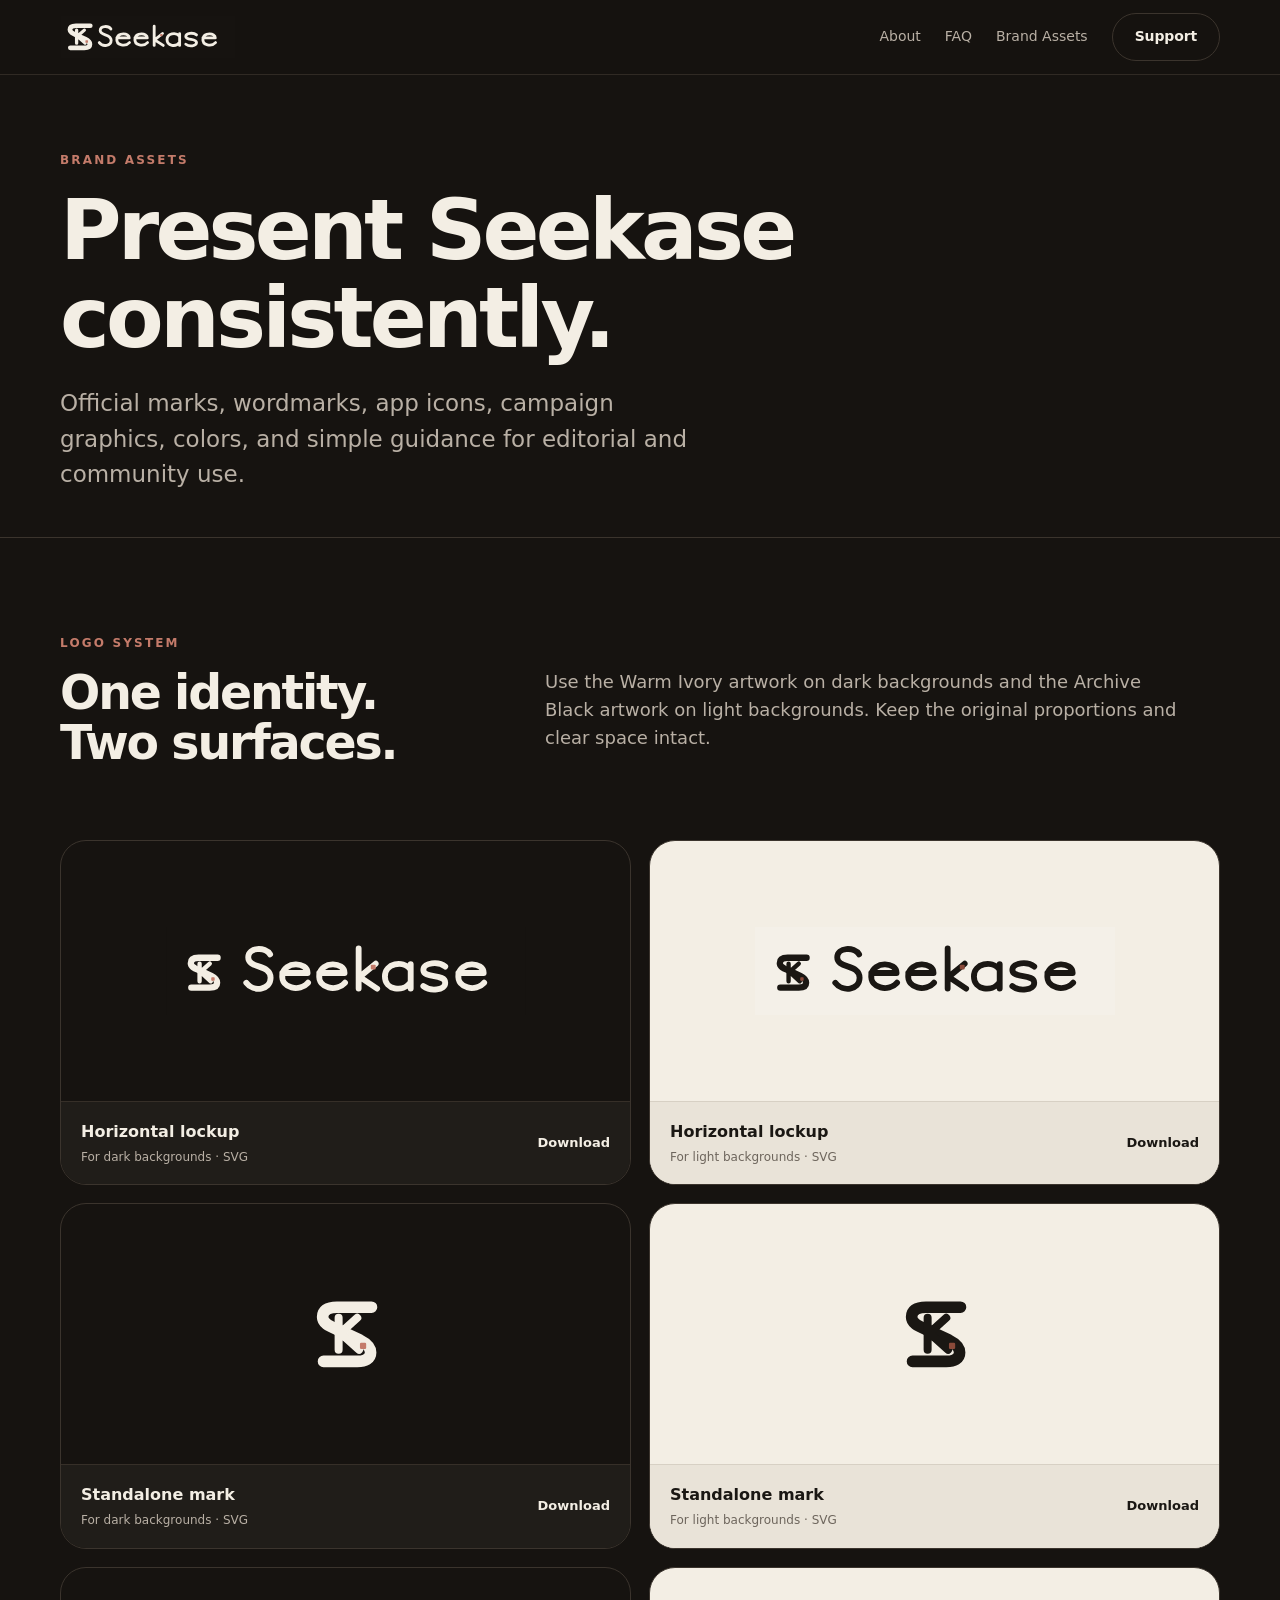
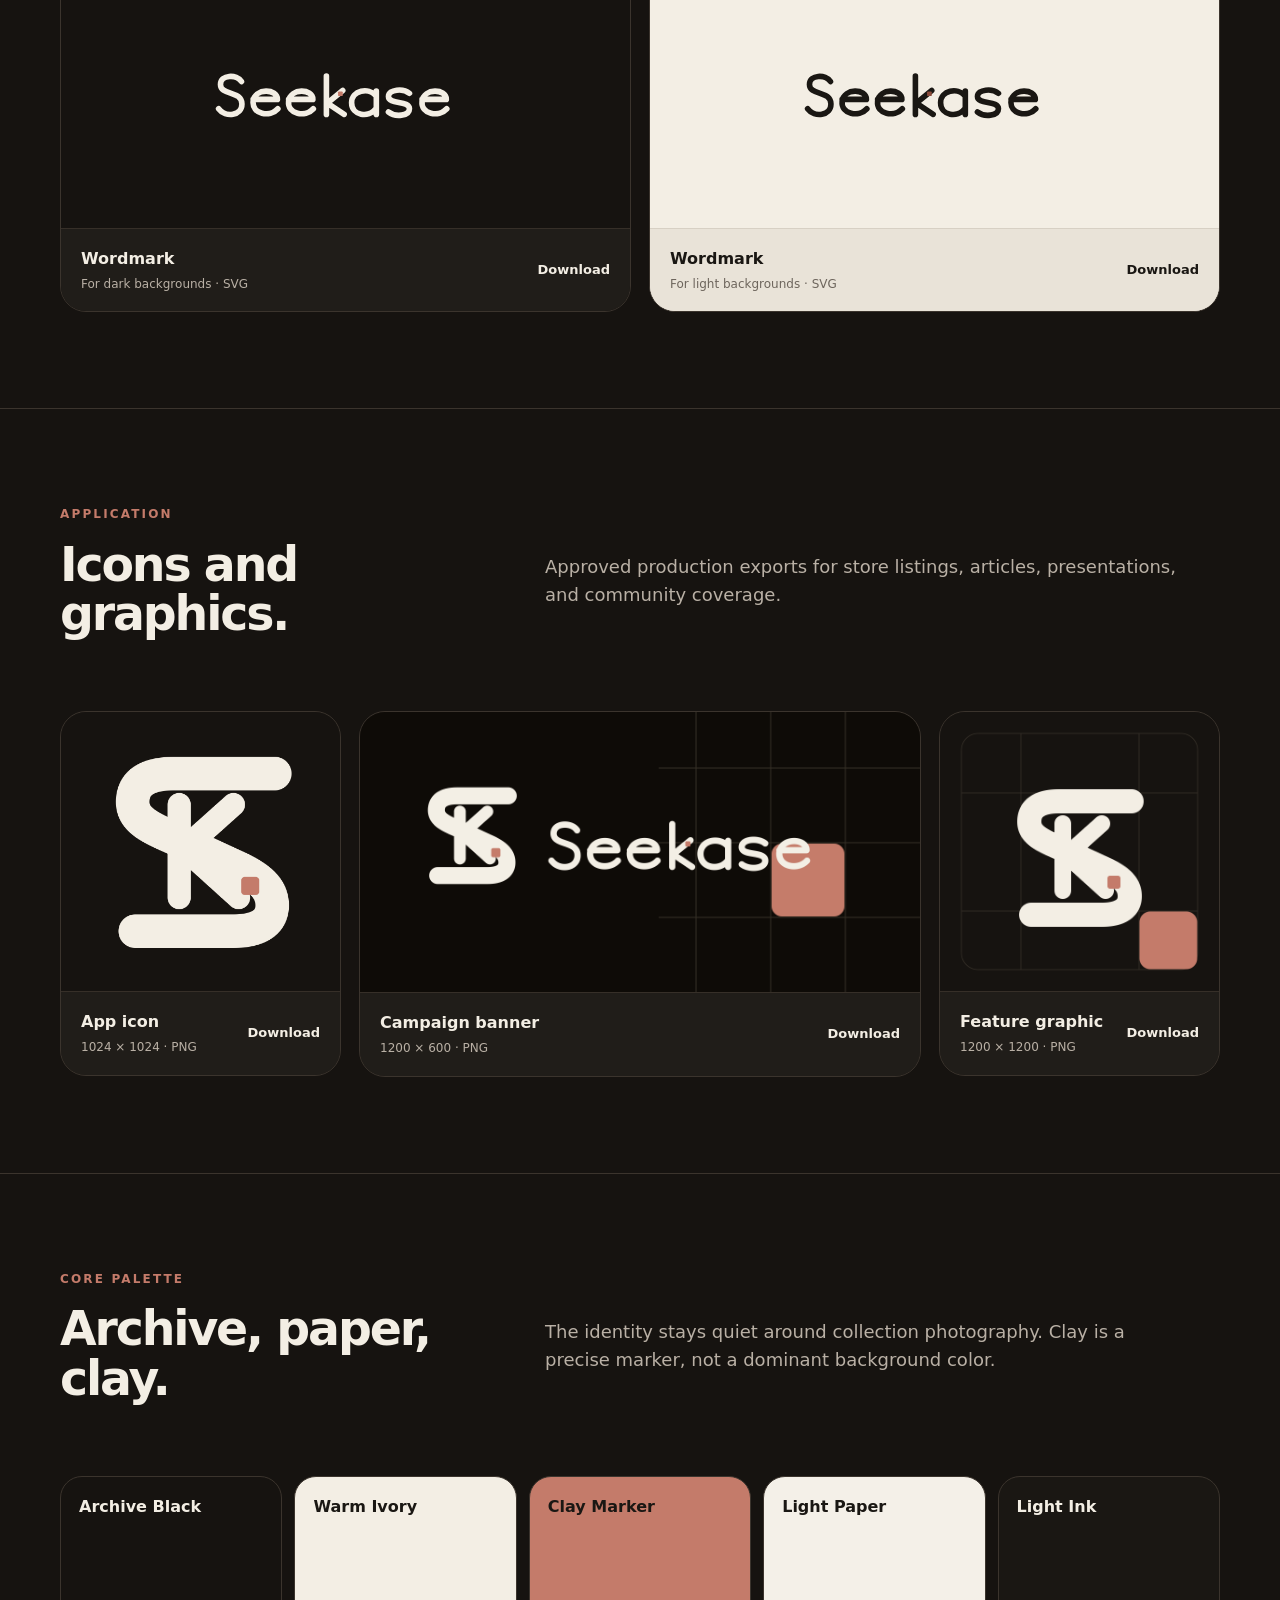
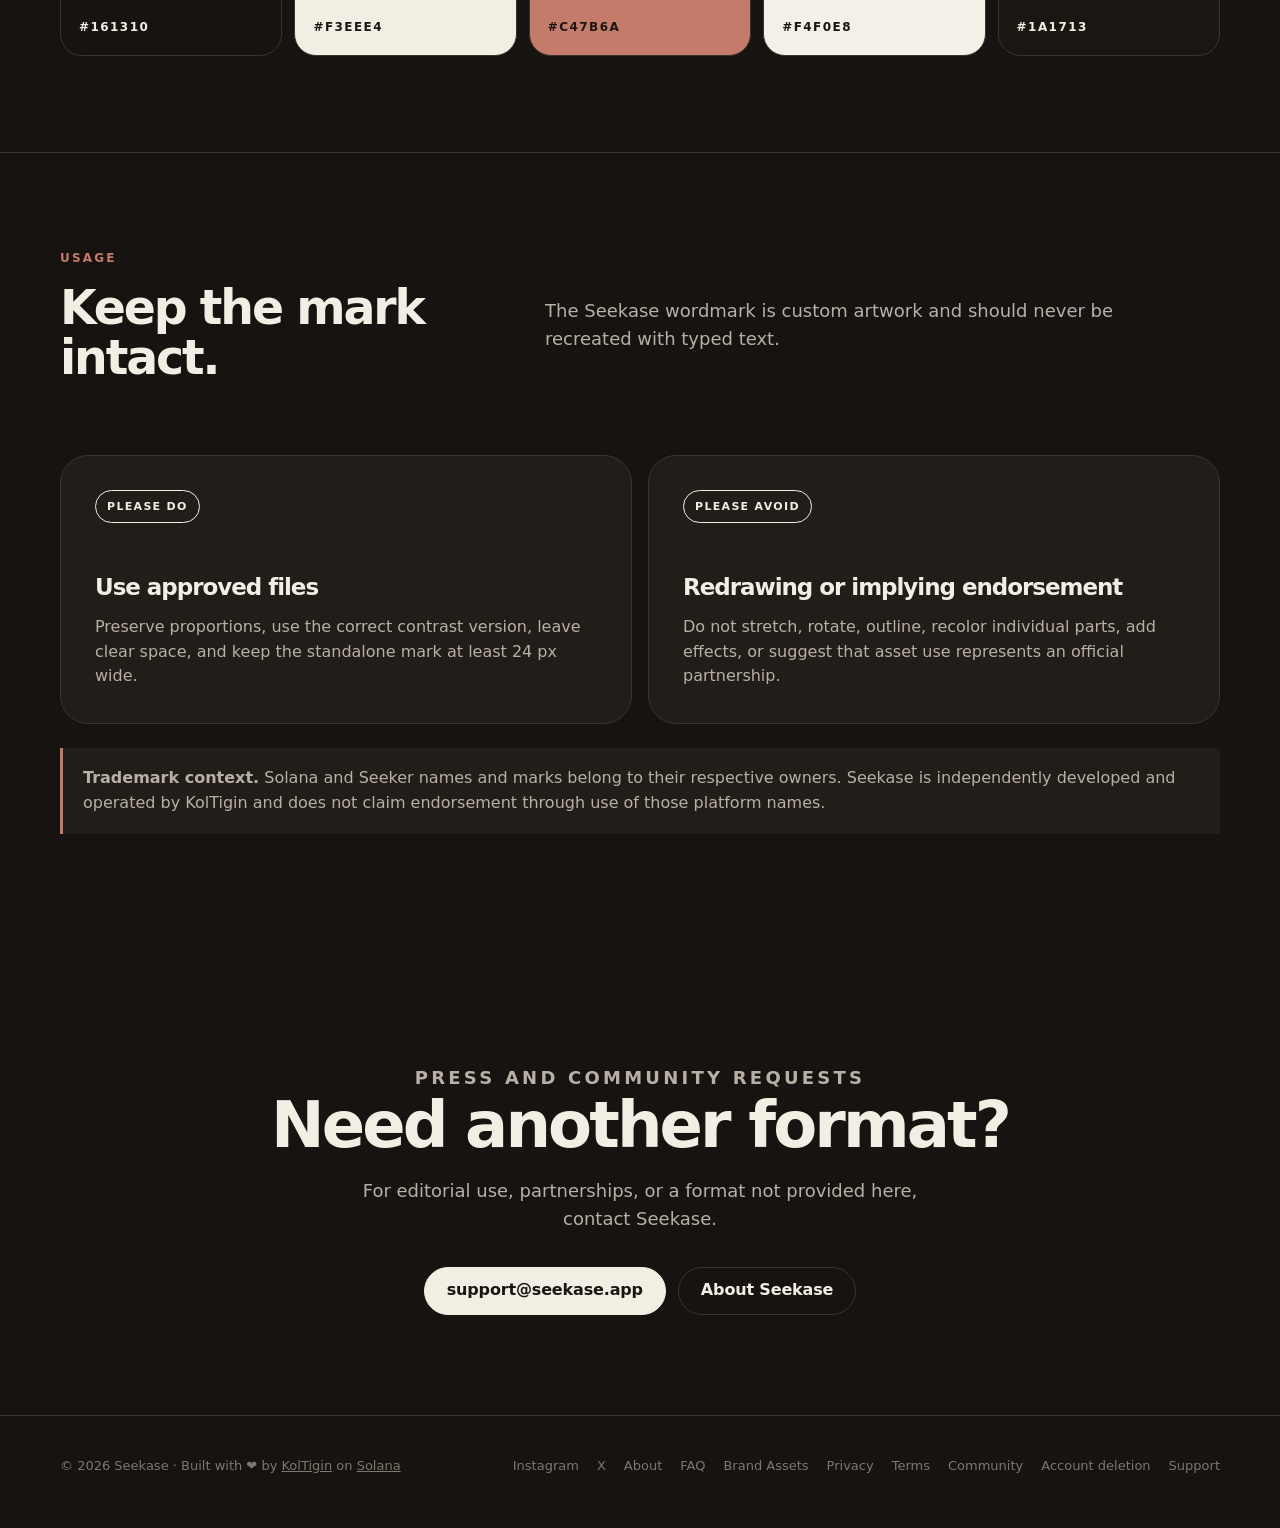
<file: brand/index.html>
<!doctype html>
<html lang="en">
  <head>
    <meta charset="utf-8" />
    <meta name="viewport" content="width=device-width,initial-scale=1" />
    <title>Brand Assets | Seekase</title>
    <meta
      name="description"
      content="Download official Seekase logos, app icons, campaign graphics, colors, and brand usage guidance."
    />
    <meta name="robots" content="index,follow,max-image-preview:large" />
    <meta property="og:site_name" content="Seekase" />
    <meta property="og:title" content="Brand Assets | Seekase" />
    <meta
      property="og:description"
      content="Download official Seekase logos, app icons, campaign graphics, colors, and brand usage guidance."
    />
    <meta property="og:type" content="website" />
    <meta property="og:locale" content="en_US" />
    <meta property="og:url" content="https://seekase.app/brand/" />
    <meta property="og:image" content="https://seekase.app/assets/brand/banner-1200x600.png" />
    <meta property="og:image:secure_url" content="https://seekase.app/assets/brand/banner-1200x600.png" />
    <meta property="og:image:type" content="image/png" />
    <meta property="og:image:width" content="1200" />
    <meta property="og:image:height" content="600" />
    <meta
      property="og:image:alt"
      content="Seekase — Download official Seekase logos, app icons, campaign graphics, colors, and brand usage guidance."
    />
    <meta name="twitter:card" content="summary_large_image" />
    <meta name="twitter:title" content="Brand Assets | Seekase" />
    <meta
      name="twitter:description"
      content="Download official Seekase logos, app icons, campaign graphics, colors, and brand usage guidance."
    />
    <meta name="twitter:image" content="https://seekase.app/assets/brand/banner-1200x600.png" />
    <meta
      name="twitter:image:alt"
      content="Seekase — Download official Seekase logos, app icons, campaign graphics, colors, and brand usage guidance."
    />
    <meta name="theme-color" content="#161310" />
    <link rel="canonical" href="https://seekase.app/brand/" />
    <link rel="icon" href="/assets/mark.svg" type="image/svg+xml" />
  <link rel="apple-touch-icon" href="/assets/brand/app-icon-512.png" />
  <link rel="stylesheet" href="/assets/site.css" />
  <script src="/assets/mobile-nav.js" defer></script>
  </head>
  <body>
    <header class="site-header">
      <nav class="nav shell" aria-label="Main navigation">
        <a class="brand" href="/" aria-label="Seekase home"><img src="/assets/lockup.svg" alt="Seekase" /></a>
        <div class="nav-links">
          <a href="/about/">About</a><a href="/faq/">FAQ</a><a href="/brand/" aria-current="page">Brand Assets</a
          ><a class="button secondary" href="/support/">Support</a>
        </div>
        <details class="mobile-nav"><summary>Menu</summary><div class="mobile-nav-links"><a href="/about/">About</a><a href="/#how-it-works">How it works</a><a href="/#in-the-app">In the app</a><a href="/faq/">FAQ</a><a href="/brand/" aria-current="page">Brand Assets</a><a href="/support/">Support</a></div></details>
      </nav>
    </header>
    <main>
      <section class="legal-hero shell">
        <p class="eyebrow">Brand Assets</p>
        <h1>Present Seekase consistently.</h1>
        <p class="lede">
          Official marks, wordmarks, app icons, campaign graphics, colors, and simple guidance for editorial and
          community use.
        </p>
      </section>

      <section class="section">
        <div class="shell">
          <div class="section-intro">
            <div>
              <p class="eyebrow">Logo system</p>
              <h2>One identity.<br />Two surfaces.</h2>
            </div>
            <p class="section-copy">
              Use the Warm Ivory artwork on dark backgrounds and the Archive Black artwork on light backgrounds. Keep
              the original proportions and clear space intact.
            </p>
          </div>
          <div class="asset-grid">
            <article class="asset-card asset-dark">
              <div class="asset-preview lockup-preview">
                <img src="/assets/brand/lockup-on-dark.svg" alt="Seekase horizontal logo for dark backgrounds" />
              </div>
              <div class="asset-info">
                <div><strong>Horizontal lockup</strong><span>For dark backgrounds · SVG</span></div>
                <a class="download-link" href="/assets/brand/lockup-on-dark.svg" download>Download</a>
              </div>
            </article>
            <article class="asset-card asset-light">
              <div class="asset-preview lockup-preview">
                <img src="/assets/brand/lockup-on-light.svg" alt="Seekase horizontal logo for light backgrounds" />
              </div>
              <div class="asset-info">
                <div><strong>Horizontal lockup</strong><span>For light backgrounds · SVG</span></div>
                <a class="download-link" href="/assets/brand/lockup-on-light.svg" download>Download</a>
              </div>
            </article>
            <article class="asset-card asset-dark">
              <div class="asset-preview mark-preview">
                <img src="/assets/brand/mark-on-dark.svg" alt="Seekase standalone mark for dark backgrounds" />
              </div>
              <div class="asset-info">
                <div><strong>Standalone mark</strong><span>For dark backgrounds · SVG</span></div>
                <a class="download-link" href="/assets/brand/mark-on-dark.svg" download>Download</a>
              </div>
            </article>
            <article class="asset-card asset-light">
              <div class="asset-preview mark-preview">
                <img src="/assets/brand/mark-on-light.svg" alt="Seekase standalone mark for light backgrounds" />
              </div>
              <div class="asset-info">
                <div><strong>Standalone mark</strong><span>For light backgrounds · SVG</span></div>
                <a class="download-link" href="/assets/brand/mark-on-light.svg" download>Download</a>
              </div>
            </article>
            <article class="asset-card asset-dark">
              <div class="asset-preview wordmark-preview">
                <img src="/assets/brand/wordmark-on-dark.svg" alt="Seekase wordmark for dark backgrounds" />
              </div>
              <div class="asset-info">
                <div><strong>Wordmark</strong><span>For dark backgrounds · SVG</span></div>
                <a class="download-link" href="/assets/brand/wordmark-on-dark.svg" download>Download</a>
              </div>
            </article>
            <article class="asset-card asset-light">
              <div class="asset-preview wordmark-preview">
                <img src="/assets/brand/wordmark-on-light.svg" alt="Seekase wordmark for light backgrounds" />
              </div>
              <div class="asset-info">
                <div><strong>Wordmark</strong><span>For light backgrounds · SVG</span></div>
                <a class="download-link" href="/assets/brand/wordmark-on-light.svg" download>Download</a>
              </div>
            </article>
          </div>
        </div>
      </section>

      <section class="section">
        <div class="shell">
          <div class="section-intro">
            <div>
              <p class="eyebrow">Application</p>
              <h2>Icons and graphics.</h2>
            </div>
            <p class="section-copy">
              Approved production exports for store listings, articles, presentations, and community coverage.
            </p>
          </div>
          <div class="media-grid">
            <article class="media-asset">
              <img src="/assets/brand/app-icon-1024.png" alt="Seekase application icon" />
              <div class="asset-info">
                <div><strong>App icon</strong><span>1024 × 1024 · PNG</span></div>
                <a class="download-link" href="/assets/brand/app-icon-1024.png" download>Download</a>
              </div>
            </article>
            <article class="media-asset wide">
              <img src="/assets/brand/banner-1200x600.png" alt="Seekase campaign banner" />
              <div class="asset-info">
                <div><strong>Campaign banner</strong><span>1200 × 600 · PNG</span></div>
                <a class="download-link" href="/assets/brand/banner-1200x600.png" download>Download</a>
              </div>
            </article>
            <article class="media-asset">
              <img src="/assets/brand/feature-graphic-1200.png" alt="Seekase square feature graphic" />
              <div class="asset-info">
                <div><strong>Feature graphic</strong><span>1200 × 1200 · PNG</span></div>
                <a class="download-link" href="/assets/brand/feature-graphic-1200.png" download>Download</a>
              </div>
            </article>
          </div>
        </div>
      </section>

      <section class="section">
        <div class="shell">
          <div class="section-intro">
            <div>
              <p class="eyebrow">Core palette</p>
              <h2>Archive, paper, clay.</h2>
            </div>
            <p class="section-copy">
              The identity stays quiet around collection photography. Clay is a precise marker, not a dominant
              background color.
            </p>
          </div>
          <div class="swatch-grid">
            <article class="swatch archive"><span>Archive Black</span><strong>#161310</strong></article>
            <article class="swatch ivory"><span>Warm Ivory</span><strong>#F3EEE4</strong></article>
            <article class="swatch clay"><span>Clay Marker</span><strong>#C47B6A</strong></article>
            <article class="swatch paper"><span>Light Paper</span><strong>#F4F0E8</strong></article>
            <article class="swatch ink"><span>Light Ink</span><strong>#1A1713</strong></article>
          </div>
        </div>
      </section>

      <section class="section">
        <div class="shell">
          <div class="section-intro">
            <div>
              <p class="eyebrow">Usage</p>
              <h2>Keep the mark intact.</h2>
            </div>
            <p class="section-copy">
              The Seekase wordmark is custom artwork and should never be recreated with typed text.
            </p>
          </div>
          <div class="identity">
            <article class="identity-card">
              <span class="status-pill">Please do</span>
              <h3>Use approved files</h3>
              <p>
                Preserve proportions, use the correct contrast version, leave clear space, and keep the standalone mark
                at least 24 px wide.
              </p>
            </article>
            <article class="identity-card dark">
              <span class="status-pill">Please avoid</span>
              <h3>Redrawing or implying endorsement</h3>
              <p>
                Do not stretch, rotate, outline, recolor individual parts, add effects, or suggest that asset use
                represents an official partnership.
              </p>
            </article>
          </div>
          <div class="notice">
            <strong>Trademark context.</strong> Solana and Seeker names and marks belong to their respective owners.
            Seekase is independently developed and operated by KolTigin and does not claim endorsement through use of
            those platform names.
          </div>
        </div>
      </section>

      <section class="cta">
        <div class="shell">
          <p class="eyebrow">Press and community requests</p>
          <h2>Need another format?</h2>
          <p>For editorial use, partnerships, or a format not provided here, contact Seekase.</p>
          <div class="actions">
            <a class="button primary" href="mailto:support@seekase.app">support@seekase.app</a
            ><a class="button secondary" href="/about/">About Seekase</a>
          </div>
        </div>
      </section>
    </main>
    <footer class="site-footer">
      <div class="footer-grid shell">
        <span
          >© 2026 Seekase · Built with ❤️ by
          <a href="https://koltigin.xyz" target="_blank" rel="noopener noreferrer">KolTigin</a> on
          <a href="https://solanamobile.com/" target="_blank" rel="noopener noreferrer">Solana</a></span
        >
        <div class="footer-links">
          <a href="https://www.instagram.com/seekaseapp" target="_blank" rel="noopener noreferrer">Instagram</a
          ><a href="https://x.com/seekaseapp" target="_blank" rel="noopener noreferrer">X</a><a href="/about/">About</a
          ><a href="/faq/">FAQ</a><a href="/brand/">Brand Assets</a><a href="/privacy/">Privacy</a
          ><a href="/terms/">Terms</a><a href="/community/">Community</a
          ><a href="/account-deletion/">Account deletion</a><a href="/support/">Support</a>
        </div>
      </div>
    </footer>
  </body>
</html>
</file>
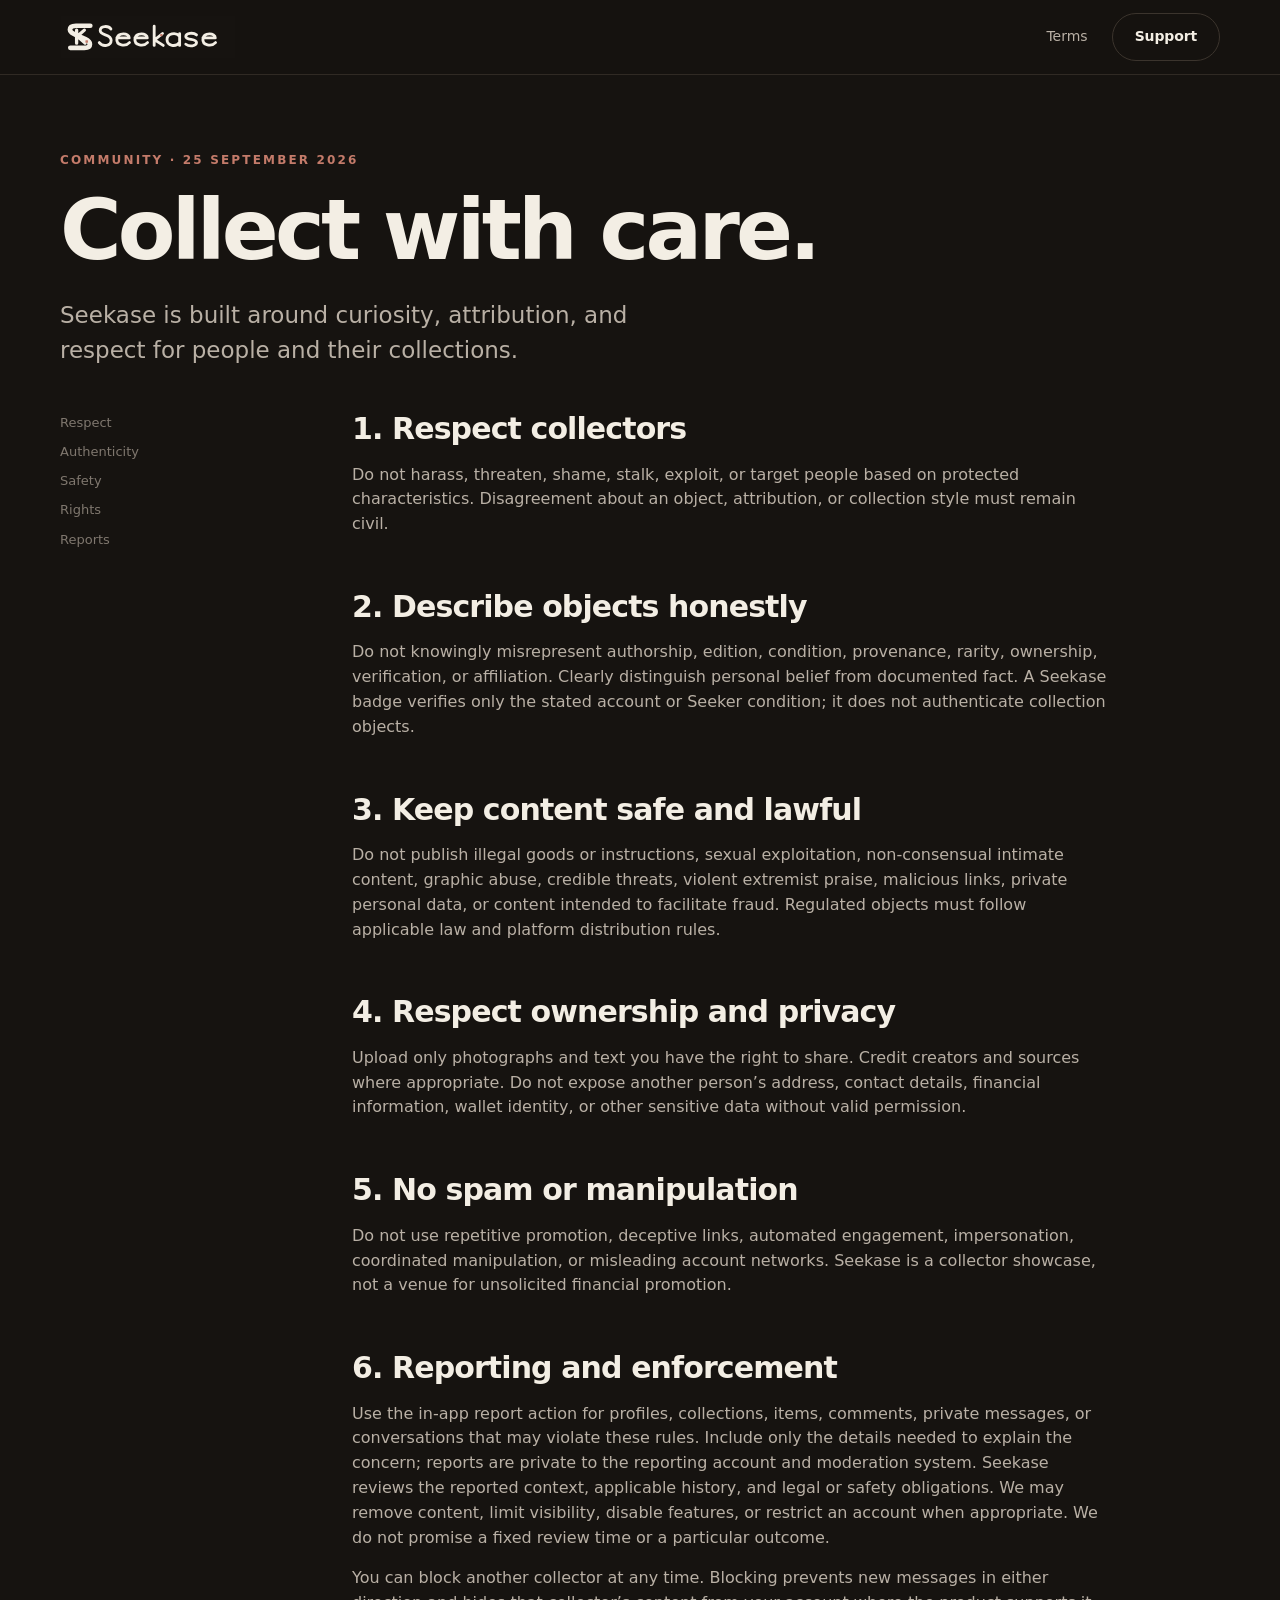
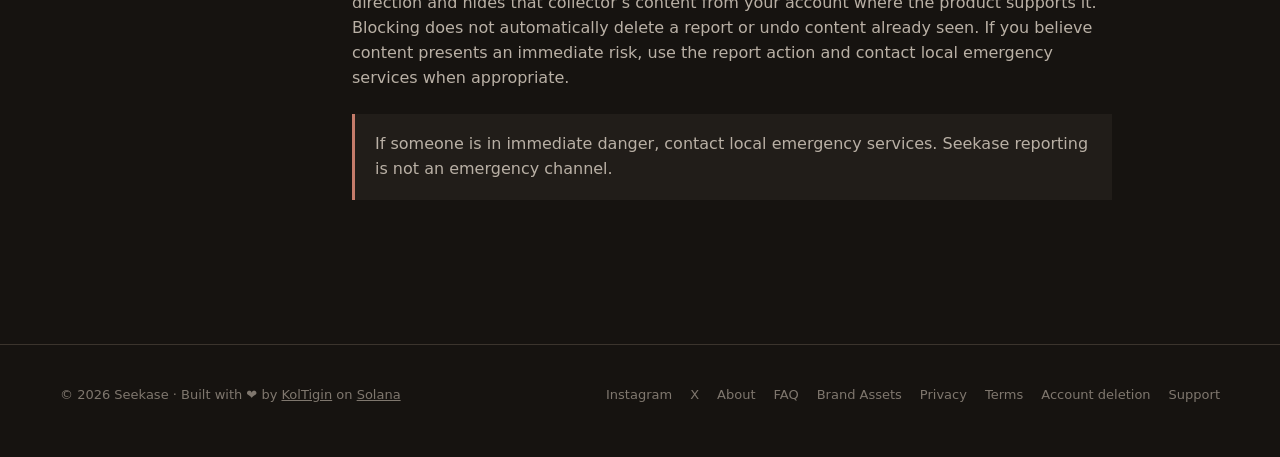
<file: community/index.html>
<!doctype html>
<html lang="en">
  <head>
    <meta charset="utf-8" />
    <meta name="viewport" content="width=device-width,initial-scale=1" />
    <title>Community Guidelines | Seekase</title>
    <meta
      name="description"
      content="The rules that help keep Seekase safe, respectful, authentic, and useful for collectors."
    />
    <meta name="robots" content="index,follow,max-image-preview:large" />
    <meta property="og:site_name" content="Seekase" />
    <meta property="og:title" content="Community Guidelines | Seekase" />
    <meta
      property="og:description"
      content="The rules that help keep Seekase safe, respectful, authentic, and useful for collectors."
    />
    <meta property="og:type" content="website" />
    <meta property="og:locale" content="en_US" />
    <meta property="og:url" content="https://seekase.app/community/" />
    <meta property="og:image" content="https://seekase.app/assets/brand/banner-1200x600.png" />
    <meta property="og:image:secure_url" content="https://seekase.app/assets/brand/banner-1200x600.png" />
    <meta property="og:image:type" content="image/png" />
    <meta property="og:image:width" content="1200" />
    <meta property="og:image:height" content="600" />
    <meta
      property="og:image:alt"
      content="Seekase — The rules that help keep Seekase safe, respectful, authentic, and useful for collectors."
    />
    <meta name="twitter:card" content="summary_large_image" />
    <meta name="twitter:title" content="Community Guidelines | Seekase" />
    <meta
      name="twitter:description"
      content="The rules that help keep Seekase safe, respectful, authentic, and useful for collectors."
    />
    <meta name="twitter:image" content="https://seekase.app/assets/brand/banner-1200x600.png" />
    <meta
      name="twitter:image:alt"
      content="Seekase — The rules that help keep Seekase safe, respectful, authentic, and useful for collectors."
    />
    <link rel="canonical" href="https://seekase.app/community/" />
    <link rel="icon" href="/assets/mark.svg" type="image/svg+xml" />
  <link rel="apple-touch-icon" href="/assets/brand/app-icon-512.png" />
  <link rel="stylesheet" href="/assets/site.css" />
  <script src="/assets/mobile-nav.js" defer></script>
  </head>
  <body>
    <header class="site-header">
      <nav class="nav shell">
        <a class="brand" href="/"><img src="/assets/lockup.svg" alt="Seekase" /></a>
        <div class="nav-links"><a href="/terms/">Terms</a><a class="button secondary" href="/support/">Support</a></div>
        <details class="mobile-nav"><summary>Menu</summary><div class="mobile-nav-links"><a href="/">Home</a><a href="/terms/">Terms</a><a href="/support/">Support</a></div></details>
      </nav>
    </header>
    <main>
      <section class="legal-hero shell">
        <p class="eyebrow">Community · 25 September 2026</p>
        <h1>Collect with care.</h1>
        <p class="lede">
          Seekase is built around curiosity, attribution, and respect for people and their collections.
        </p>
      </section>
      <div class="legal-layout shell">
        <nav class="legal-nav">
          <a href="#respect">Respect</a><a href="#authenticity">Authenticity</a><a href="#safety">Safety</a
          ><a href="#rights">Rights</a><a href="#reports">Reports</a>
        </nav>
        <article class="legal">
          <h2 id="respect">1. Respect collectors</h2>
          <p>
            Do not harass, threaten, shame, stalk, exploit, or target people based on protected characteristics.
            Disagreement about an object, attribution, or collection style must remain civil.
          </p>
          <h2 id="authenticity">2. Describe objects honestly</h2>
          <p>
            Do not knowingly misrepresent authorship, edition, condition, provenance, rarity, ownership, verification,
            or affiliation. Clearly distinguish personal belief from documented fact. A Seekase badge verifies only the
            stated account or Seeker condition; it does not authenticate collection objects.
          </p>
          <h2 id="safety">3. Keep content safe and lawful</h2>
          <p>
            Do not publish illegal goods or instructions, sexual exploitation, non-consensual intimate content, graphic
            abuse, credible threats, violent extremist praise, malicious links, private personal data, or content
            intended to facilitate fraud. Regulated objects must follow applicable law and platform distribution rules.
          </p>
          <h2 id="rights">4. Respect ownership and privacy</h2>
          <p>
            Upload only photographs and text you have the right to share. Credit creators and sources where appropriate.
            Do not expose another person’s address, contact details, financial information, wallet identity, or other
            sensitive data without valid permission.
          </p>
          <h2>5. No spam or manipulation</h2>
          <p>
            Do not use repetitive promotion, deceptive links, automated engagement, impersonation, coordinated
            manipulation, or misleading account networks. Seekase is a collector showcase, not a venue for unsolicited
            financial promotion.
          </p>
          <h2 id="reports">6. Reporting and enforcement</h2>
          <p>
            Use the in-app report action for profiles, collections, items, comments, private messages, or conversations
            that may violate these rules. Include only the details needed to explain the concern; reports are private to
            the reporting account and moderation system. Seekase reviews the reported context, applicable history, and
            legal or safety obligations. We may remove content, limit visibility, disable features, or restrict an
            account when appropriate. We do not promise a fixed review time or a particular outcome.
          </p>
          <p>
            You can block another collector at any time. Blocking prevents new messages in either direction and hides
            that collector’s content from your account where the product supports it. Blocking does not automatically
            delete a report or undo content already seen. If you believe content presents an immediate risk, use the
            report action and contact local emergency services when appropriate.
          </p>
          <div class="notice">
            If someone is in immediate danger, contact local emergency services. Seekase reporting is not an emergency
            channel.
          </div>
        </article>
      </div>
    </main>
    <footer class="site-footer">
      <div class="footer-grid shell">
        <span
          >© 2026 Seekase · Built with ❤️ by
          <a href="https://koltigin.xyz" target="_blank" rel="noopener noreferrer">KolTigin</a> on
          <a href="https://solanamobile.com/" target="_blank" rel="noopener noreferrer">Solana</a></span
        >
        <div class="footer-links">
          <a href="https://www.instagram.com/seekaseapp" target="_blank" rel="noopener noreferrer">Instagram</a
          ><a href="https://x.com/seekaseapp" target="_blank" rel="noopener noreferrer">X</a><a href="/about/">About</a
          ><a href="/faq/">FAQ</a><a href="/brand/">Brand Assets</a><a href="/privacy/">Privacy</a
          ><a href="/terms/">Terms</a><a href="/account-deletion/">Account deletion</a><a href="/support/">Support</a>
        </div>
      </div>
    </footer>
  </body>
</html>
</file>
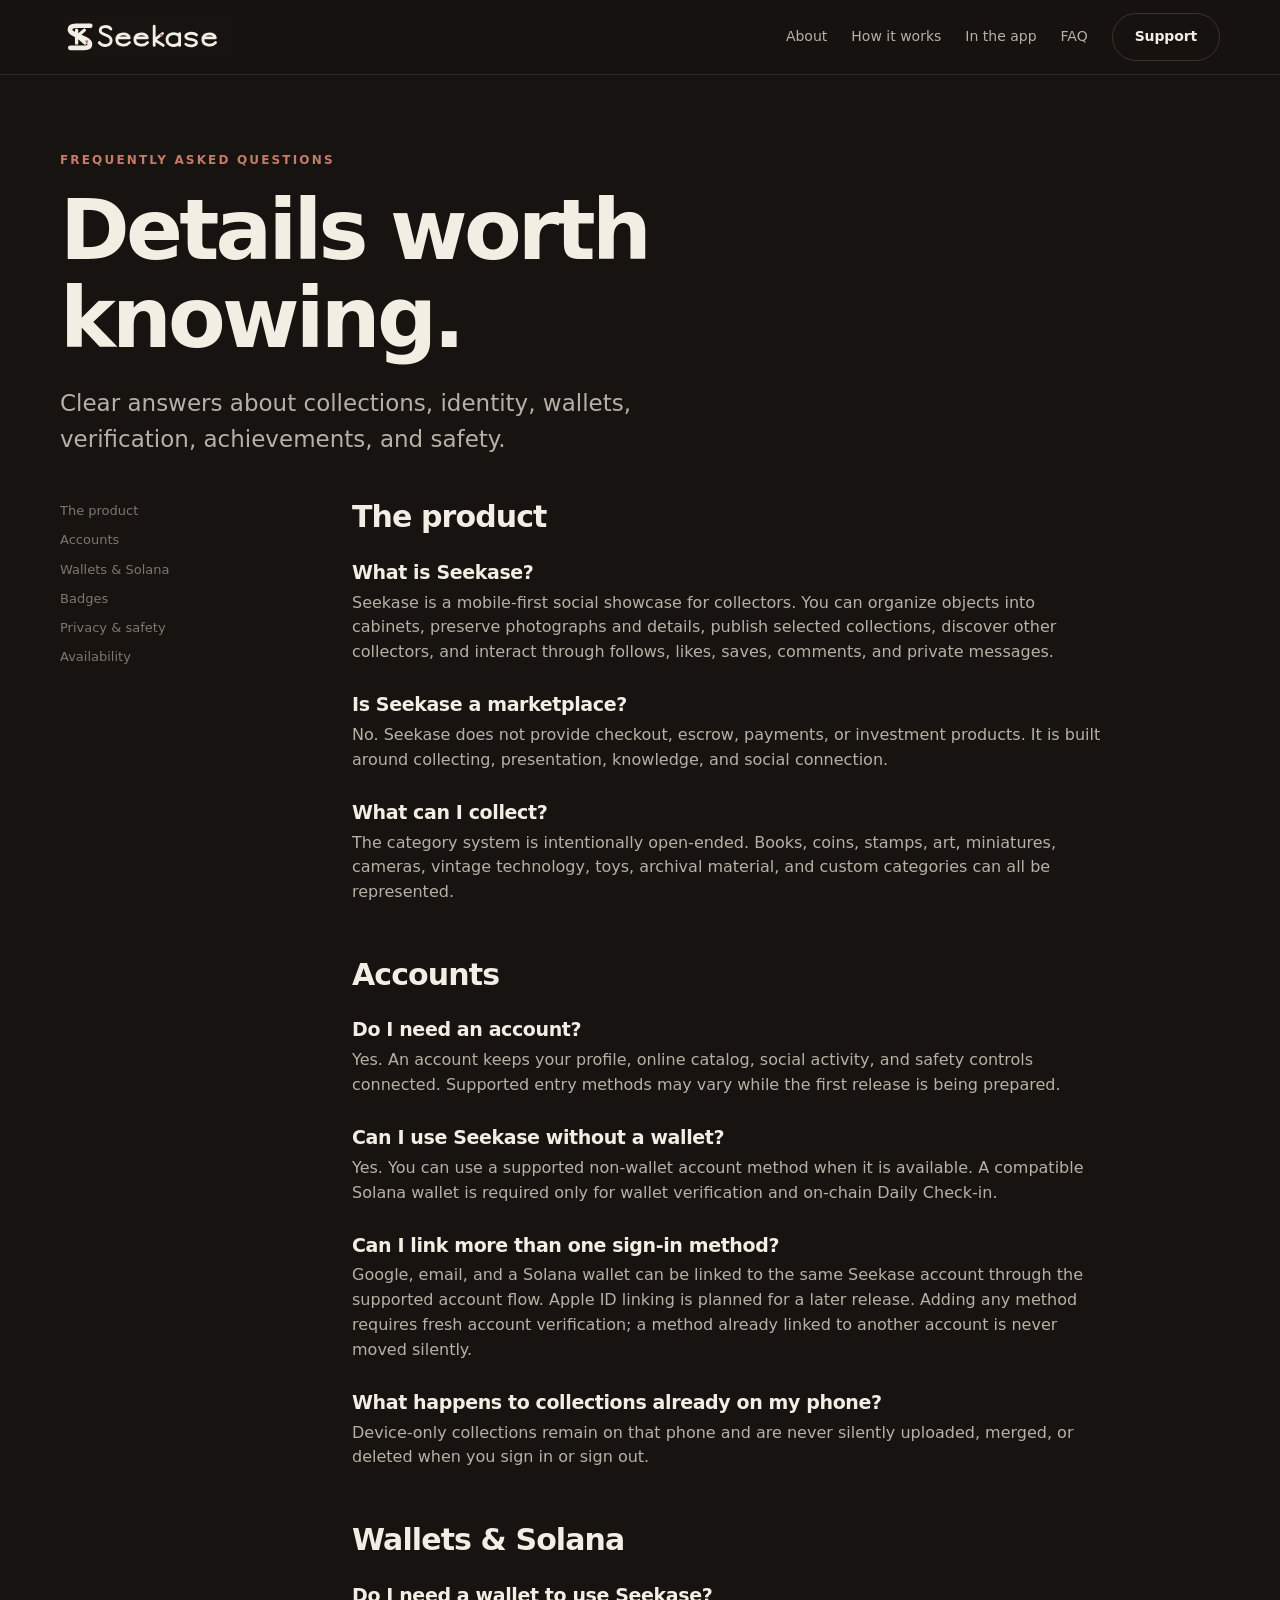
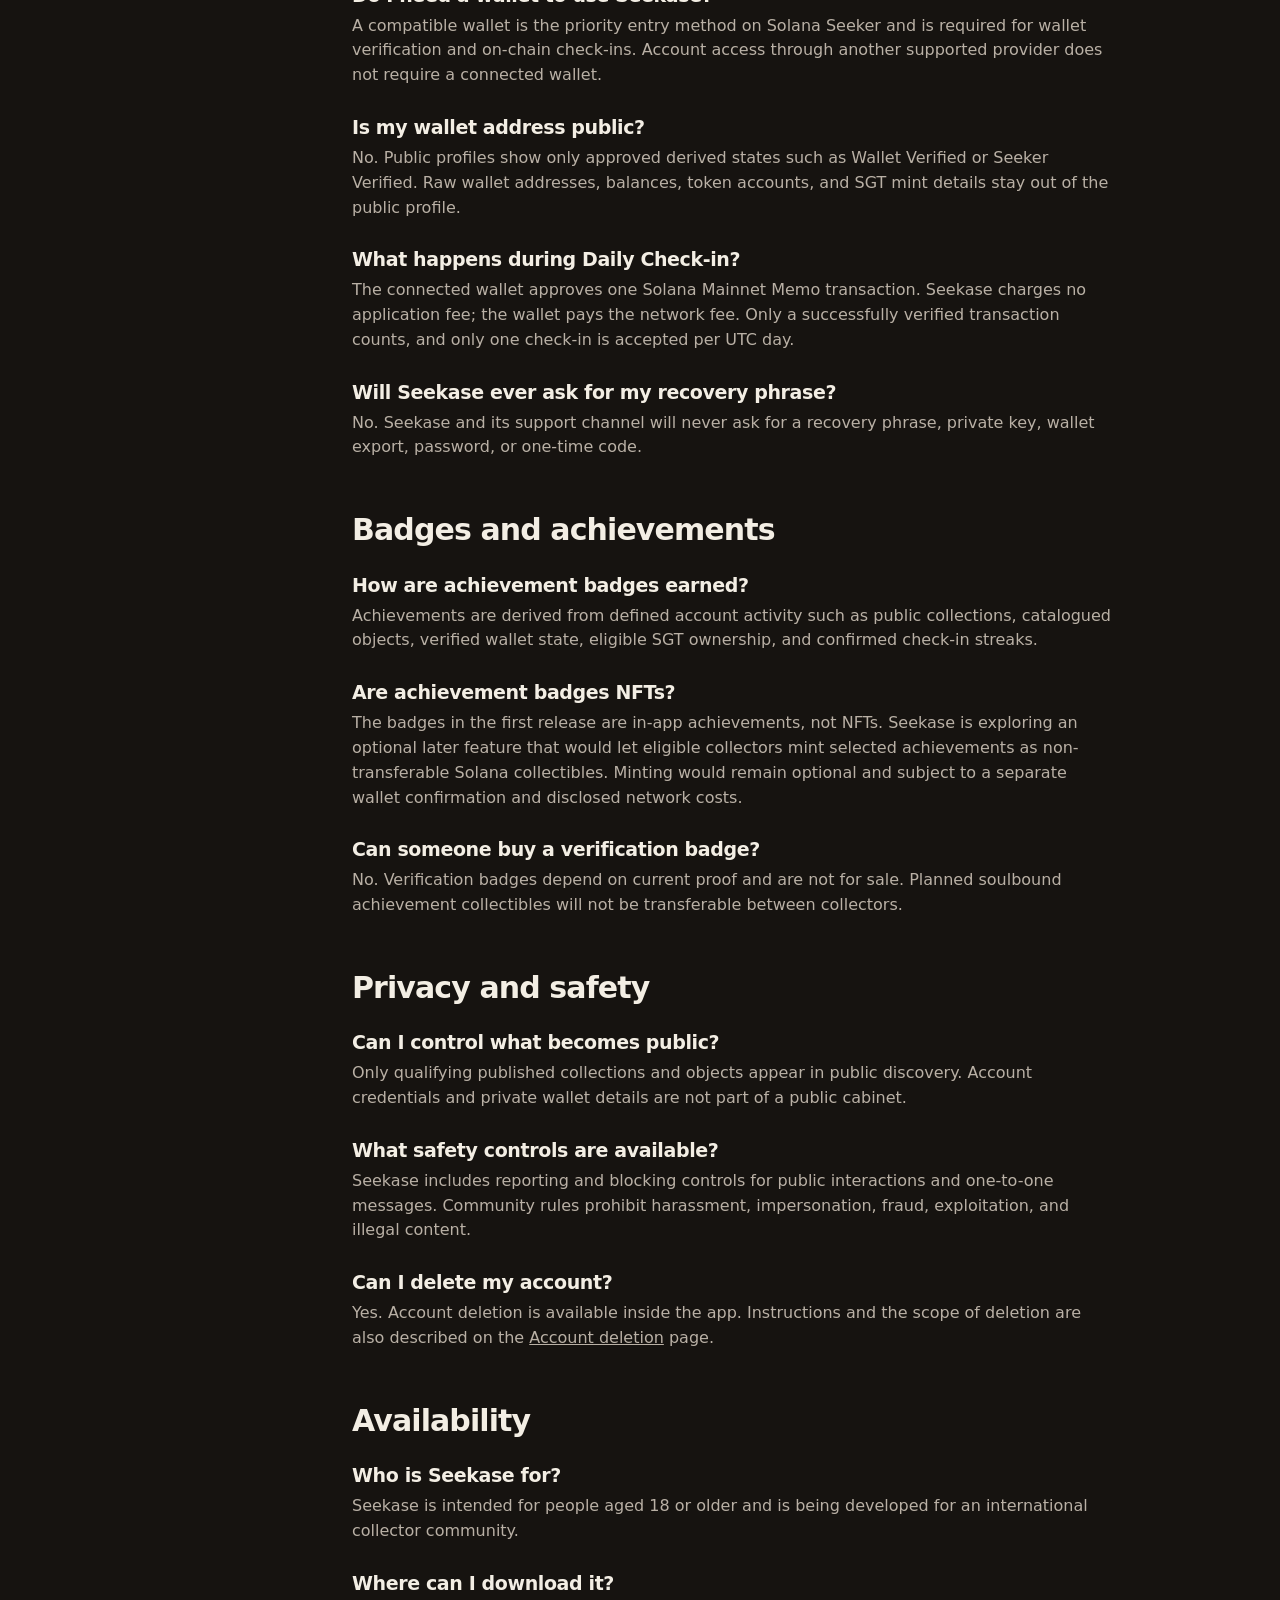
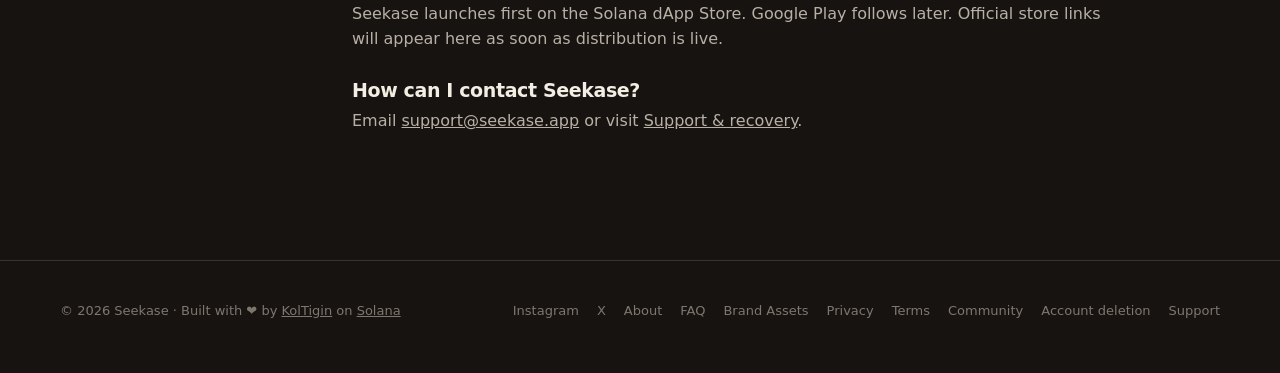
<file: faq/index.html>
<!doctype html>
<html lang="en">
  <head>
    <meta charset="utf-8" />
    <meta name="viewport" content="width=device-width,initial-scale=1" />
    <title>Frequently Asked Questions | Seekase</title>
    <meta
      name="description"
      content="Answers about Seekase collections, accounts, wallet privacy, Solana verification, achievements, and safety."
    />
    <meta name="robots" content="index,follow,max-image-preview:large" />
    <meta property="og:site_name" content="Seekase" />
    <meta property="og:title" content="Frequently Asked Questions | Seekase" />
    <meta
      property="og:description"
      content="Answers about Seekase collections, accounts, wallet privacy, Solana verification, achievements, and safety."
    />
    <meta property="og:type" content="website" />
    <meta property="og:locale" content="en_US" />
    <meta property="og:url" content="https://seekase.app/faq/" />
    <meta property="og:image" content="https://seekase.app/assets/brand/banner-1200x600.png" />
    <meta property="og:image:secure_url" content="https://seekase.app/assets/brand/banner-1200x600.png" />
    <meta property="og:image:type" content="image/png" />
    <meta property="og:image:width" content="1200" />
    <meta property="og:image:height" content="600" />
    <meta
      property="og:image:alt"
      content="Seekase — Answers about Seekase collections, accounts, wallet privacy, Solana verification, achievements, and safety."
    />
    <meta name="twitter:card" content="summary_large_image" />
    <meta name="twitter:title" content="Frequently Asked Questions | Seekase" />
    <meta
      name="twitter:description"
      content="Answers about Seekase collections, accounts, wallet privacy, Solana verification, achievements, and safety."
    />
    <meta name="twitter:image" content="https://seekase.app/assets/brand/banner-1200x600.png" />
    <meta
      name="twitter:image:alt"
      content="Seekase — Answers about Seekase collections, accounts, wallet privacy, Solana verification, achievements, and safety."
    />
    <meta name="theme-color" content="#161310" />
    <link rel="canonical" href="https://seekase.app/faq/" />
    <link rel="icon" href="/assets/mark.svg" type="image/svg+xml" />
  <link rel="apple-touch-icon" href="/assets/brand/app-icon-512.png" />
  <link rel="stylesheet" href="/assets/site.css" />
  <script src="/assets/mobile-nav.js" defer></script>
  </head>
  <body>
    <header class="site-header">
      <nav class="nav shell" aria-label="Main navigation">
        <a class="brand" href="/" aria-label="Seekase home"><img src="/assets/lockup.svg" alt="Seekase" /></a>
        <div class="nav-links">
          <a href="/about/">About</a><a href="/#how-it-works">How it works</a><a href="/#in-the-app">In the app</a
          ><a href="/faq/" aria-current="page">FAQ</a><a class="button secondary" href="/support/">Support</a>
        </div>
        <details class="mobile-nav"><summary>Menu</summary><div class="mobile-nav-links"><a href="/about/">About</a><a href="/#how-it-works">How it works</a><a href="/#in-the-app">In the app</a><a href="/faq/" aria-current="page">FAQ</a><a href="/support/">Support</a></div></details>
      </nav>
    </header>
    <main>
      <section class="legal-hero shell">
        <p class="eyebrow">Frequently asked questions</p>
        <h1>Details worth knowing.</h1>
        <p class="lede">Clear answers about collections, identity, wallets, verification, achievements, and safety.</p>
      </section>
      <div class="legal-layout shell">
        <nav class="legal-nav" aria-label="FAQ topics">
          <a href="#product">The product</a><a href="#accounts">Accounts</a><a href="#wallets">Wallets & Solana</a
          ><a href="#badges">Badges</a><a href="#privacy">Privacy & safety</a><a href="#availability">Availability</a>
        </nav>
        <article class="legal faq-list">
          <h2 id="product">The product</h2>
          <h3>What is Seekase?</h3>
          <p>
            Seekase is a mobile-first social showcase for collectors. You can organize objects into cabinets, preserve
            photographs and details, publish selected collections, discover other collectors, and interact through
            follows, likes, saves, comments, and private messages.
          </p>
          <h3>Is Seekase a marketplace?</h3>
          <p>
            No. Seekase does not provide checkout, escrow, payments, or investment products. It is built around
            collecting, presentation, knowledge, and social connection.
          </p>
          <h3>What can I collect?</h3>
          <p>
            The category system is intentionally open-ended. Books, coins, stamps, art, miniatures, cameras, vintage
            technology, toys, archival material, and custom categories can all be represented.
          </p>

          <h2 id="accounts">Accounts</h2>
          <h3>Do I need an account?</h3>
          <p>
            Yes. An account keeps your profile, online catalog, social activity, and safety controls connected.
            Supported entry methods may vary while the first release is being prepared.
          </p>
          <h3>Can I use Seekase without a wallet?</h3>
          <p>
            Yes. You can use a supported non-wallet account method when it is available. A compatible Solana wallet is
            required only for wallet verification and on-chain Daily Check-in.
          </p>
          <h3>Can I link more than one sign-in method?</h3>
          <p>
            Google, email, and a Solana wallet can be linked to the same Seekase account through the supported account
            flow. Apple ID linking is planned for a later release. Adding any method requires fresh account
            verification; a method already linked to another account is never moved silently.
          </p>
          <h3>What happens to collections already on my phone?</h3>
          <p>
            Device-only collections remain on that phone and are never silently uploaded, merged, or deleted when you
            sign in or sign out.
          </p>

          <h2 id="wallets">Wallets & Solana</h2>
          <h3>Do I need a wallet to use Seekase?</h3>
          <p>
            A compatible wallet is the priority entry method on Solana Seeker and is required for wallet verification
            and on-chain check-ins. Account access through another supported provider does not require a connected
            wallet.
          </p>
          <h3>Is my wallet address public?</h3>
          <p>
            No. Public profiles show only approved derived states such as Wallet Verified or Seeker Verified. Raw wallet
            addresses, balances, token accounts, and SGT mint details stay out of the public profile.
          </p>
          <h3>What happens during Daily Check-in?</h3>
          <p>
            The connected wallet approves one Solana Mainnet Memo transaction. Seekase charges no application fee; the
            wallet pays the network fee. Only a successfully verified transaction counts, and only one check-in is
            accepted per UTC day.
          </p>
          <h3>Will Seekase ever ask for my recovery phrase?</h3>
          <p>
            No. Seekase and its support channel will never ask for a recovery phrase, private key, wallet export,
            password, or one-time code.
          </p>

          <h2 id="badges">Badges and achievements</h2>
          <h3>How are achievement badges earned?</h3>
          <p>
            Achievements are derived from defined account activity such as public collections, catalogued objects,
            verified wallet state, eligible SGT ownership, and confirmed check-in streaks.
          </p>
          <h3>Are achievement badges NFTs?</h3>
          <p>
            The badges in the first release are in-app achievements, not NFTs. Seekase is exploring an optional later
            feature that would let eligible collectors mint selected achievements as non-transferable Solana
            collectibles. Minting would remain optional and subject to a separate wallet confirmation and disclosed
            network costs.
          </p>
          <h3>Can someone buy a verification badge?</h3>
          <p>
            No. Verification badges depend on current proof and are not for sale. Planned soulbound achievement
            collectibles will not be transferable between collectors.
          </p>

          <h2 id="privacy">Privacy and safety</h2>
          <h3>Can I control what becomes public?</h3>
          <p>
            Only qualifying published collections and objects appear in public discovery. Account credentials and
            private wallet details are not part of a public cabinet.
          </p>
          <h3>What safety controls are available?</h3>
          <p>
            Seekase includes reporting and blocking controls for public interactions and one-to-one messages. Community
            rules prohibit harassment, impersonation, fraud, exploitation, and illegal content.
          </p>
          <h3>Can I delete my account?</h3>
          <p>
            Yes. Account deletion is available inside the app. Instructions and the scope of deletion are also described
            on the <a href="/account-deletion/">Account deletion</a> page.
          </p>

          <h2 id="availability">Availability</h2>
          <h3>Who is Seekase for?</h3>
          <p>
            Seekase is intended for people aged 18 or older and is being developed for an international collector
            community.
          </p>
          <h3>Where can I download it?</h3>
          <p>
            Seekase launches first on the Solana dApp Store. Google Play follows later. Official store links will appear
            here as soon as distribution is live.
          </p>
          <h3>How can I contact Seekase?</h3>
          <p>
            Email <a href="mailto:support@seekase.app">support@seekase.app</a> or visit
            <a href="/support/">Support & recovery</a>.
          </p>
        </article>
      </div>
    </main>
    <footer class="site-footer">
      <div class="footer-grid shell">
        <span
          >© 2026 Seekase · Built with ❤️ by
          <a href="https://koltigin.xyz" target="_blank" rel="noopener noreferrer">KolTigin</a> on
          <a href="https://solanamobile.com/" target="_blank" rel="noopener noreferrer">Solana</a></span
        >
        <div class="footer-links">
          <a href="https://www.instagram.com/seekaseapp" target="_blank" rel="noopener noreferrer">Instagram</a
          ><a href="https://x.com/seekaseapp" target="_blank" rel="noopener noreferrer">X</a><a href="/about/">About</a
          ><a href="/faq/">FAQ</a><a href="/brand/">Brand Assets</a><a href="/privacy/">Privacy</a
          ><a href="/terms/">Terms</a><a href="/community/">Community</a
          ><a href="/account-deletion/">Account deletion</a><a href="/support/">Support</a>
        </div>
      </div>
    </footer>
  </body>
</html>
</file>
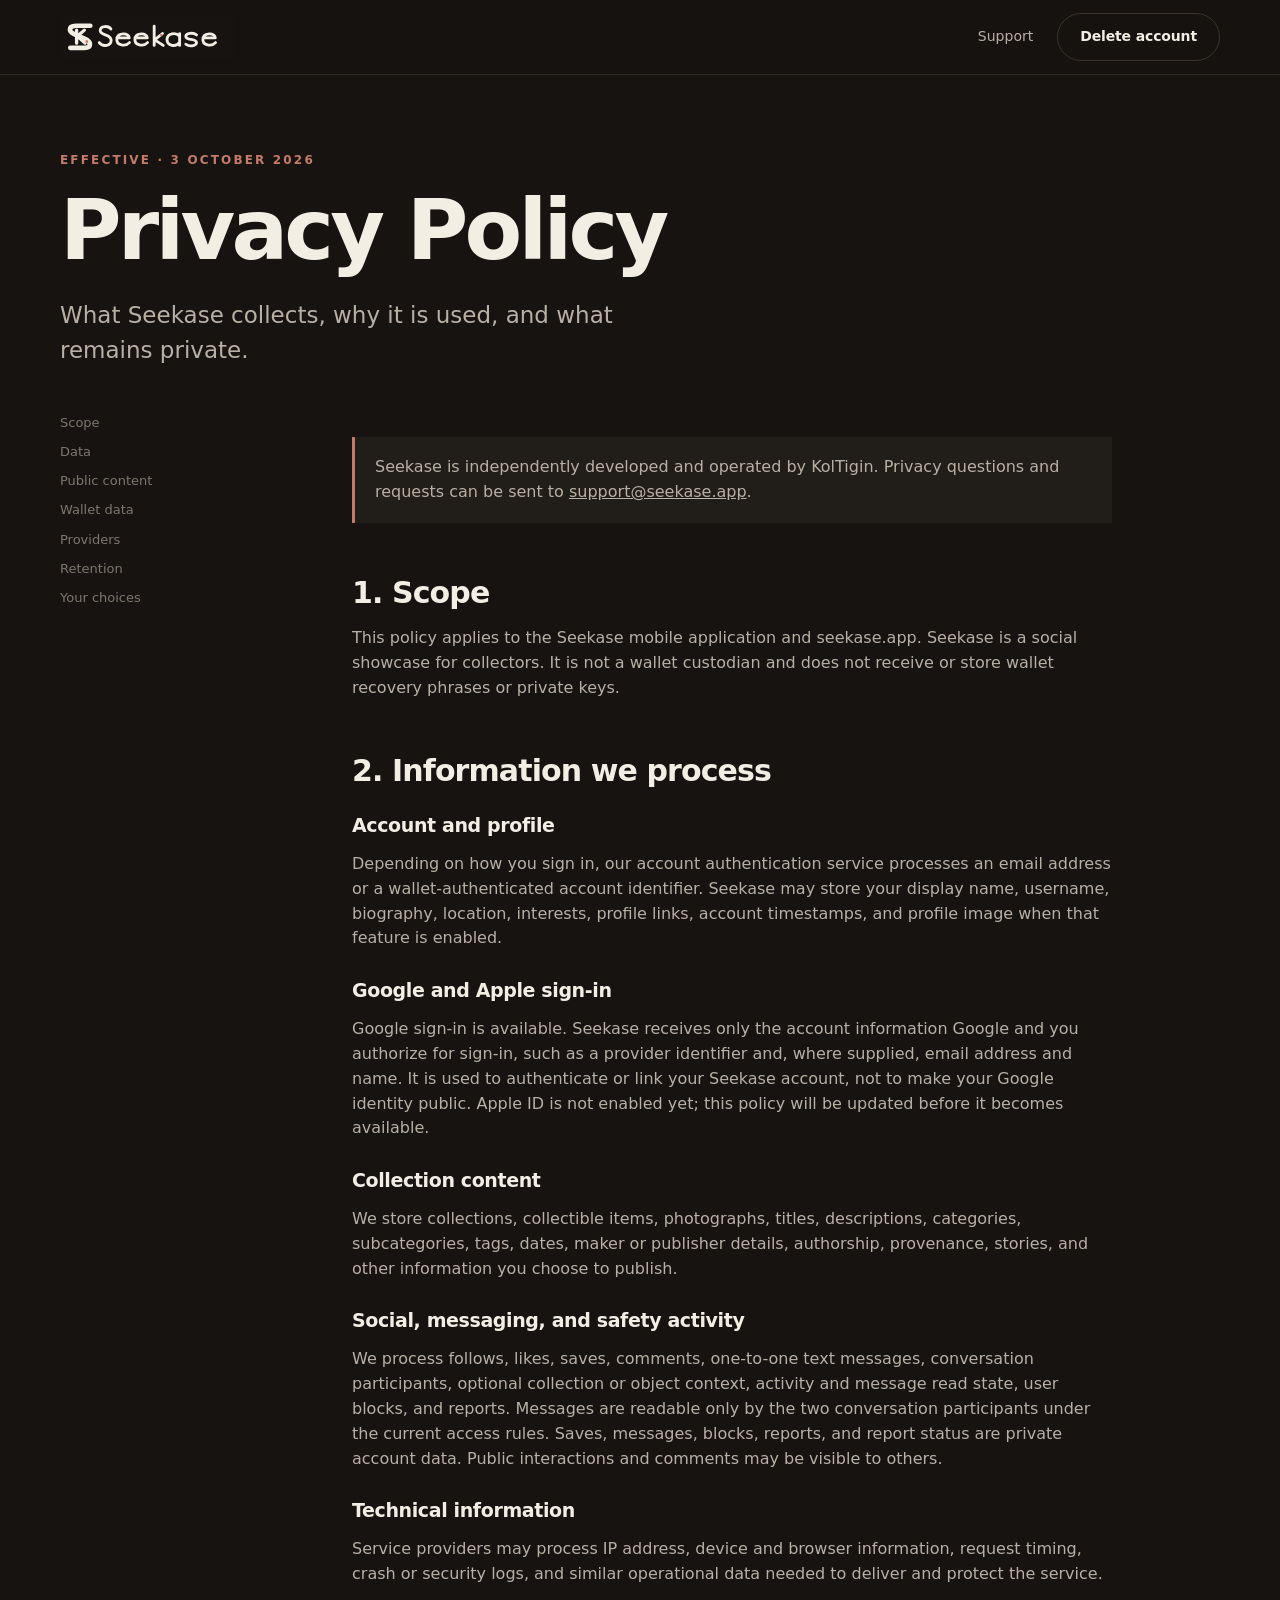
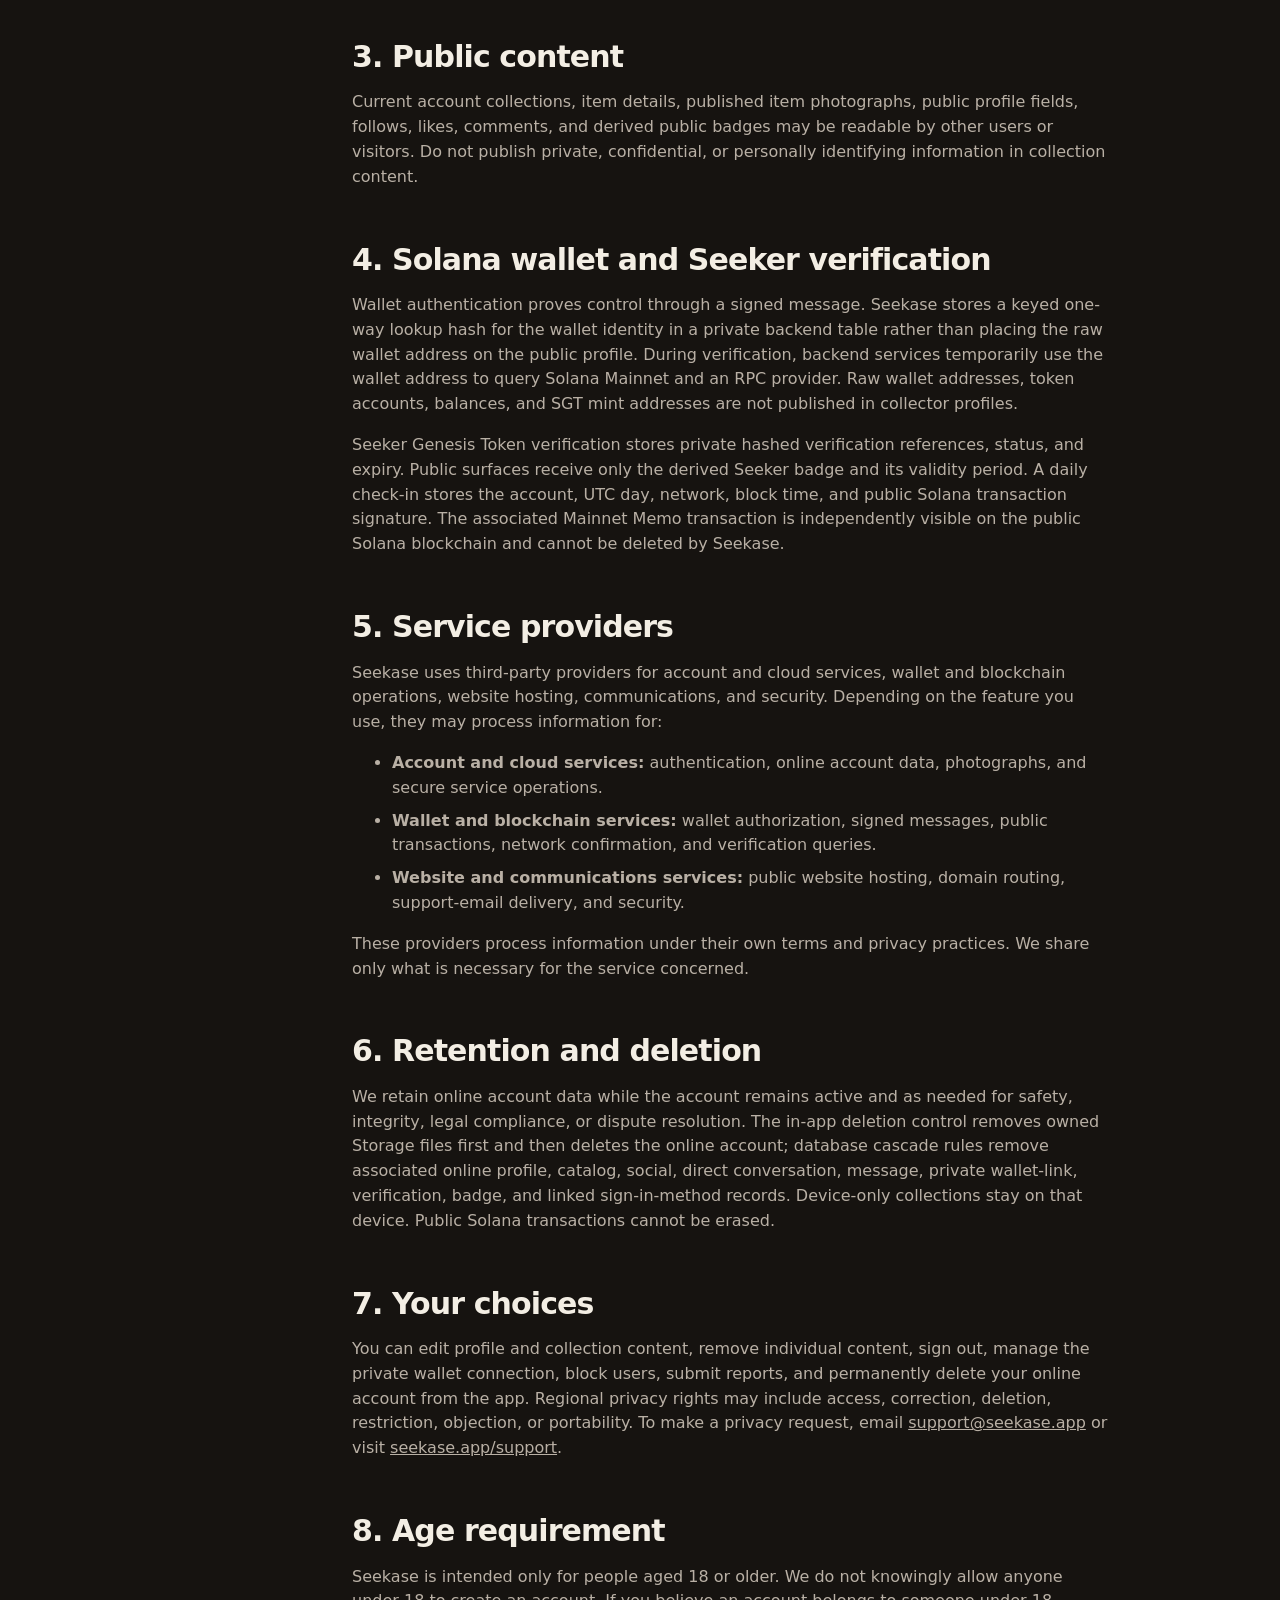
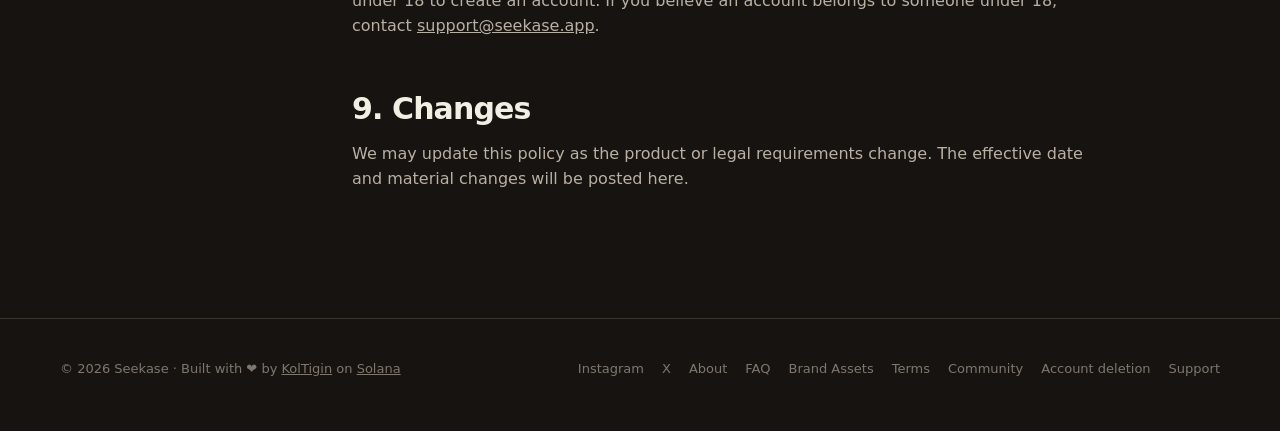
<file: privacy/index.html>
<!doctype html>
<html lang="en">
  <head>
    <meta charset="utf-8" />
    <meta name="viewport" content="width=device-width,initial-scale=1" />
    <title>Privacy Policy | Seekase</title>
    <meta
      name="description"
      content="Learn how Seekase handles account, collection, social, wallet verification, and check-in data."
    />
    <meta name="robots" content="index,follow,max-image-preview:large" />
    <meta property="og:site_name" content="Seekase" />
    <meta property="og:title" content="Privacy Policy | Seekase" />
    <meta
      property="og:description"
      content="Learn how Seekase handles account, collection, social, wallet verification, and check-in data."
    />
    <meta property="og:type" content="website" />
    <meta property="og:locale" content="en_US" />
    <meta property="og:url" content="https://seekase.app/privacy/" />
    <meta property="og:image" content="https://seekase.app/assets/brand/banner-1200x600.png" />
    <meta property="og:image:secure_url" content="https://seekase.app/assets/brand/banner-1200x600.png" />
    <meta property="og:image:type" content="image/png" />
    <meta property="og:image:width" content="1200" />
    <meta property="og:image:height" content="600" />
    <meta
      property="og:image:alt"
      content="Seekase — Learn how Seekase handles account, collection, social, wallet verification, and check-in data."
    />
    <meta name="twitter:card" content="summary_large_image" />
    <meta name="twitter:title" content="Privacy Policy | Seekase" />
    <meta
      name="twitter:description"
      content="Learn how Seekase handles account, collection, social, wallet verification, and check-in data."
    />
    <meta name="twitter:image" content="https://seekase.app/assets/brand/banner-1200x600.png" />
    <meta
      name="twitter:image:alt"
      content="Seekase — Learn how Seekase handles account, collection, social, wallet verification, and check-in data."
    />
    <link rel="canonical" href="https://seekase.app/privacy/" />
    <link rel="icon" href="/assets/mark.svg" type="image/svg+xml" />
  <link rel="apple-touch-icon" href="/assets/brand/app-icon-512.png" />
  <link rel="stylesheet" href="/assets/site.css" />
  <script src="/assets/mobile-nav.js" defer></script>
  </head>
  <body>
    <header class="site-header">
      <nav class="nav shell">
        <a class="brand" href="/"><img src="/assets/lockup.svg" alt="Seekase" /></a>
        <div class="nav-links">
          <a href="/support/">Support</a><a class="button secondary" href="/account-deletion/">Delete account</a>
        </div>
        <details class="mobile-nav"><summary>Menu</summary><div class="mobile-nav-links"><a href="/">Home</a><a href="/support/">Support</a><a href="/account-deletion/">Delete account</a></div></details>
      </nav>
    </header>
    <main>
      <section class="legal-hero shell">
        <p class="eyebrow">Effective · 3 October 2026</p>
        <h1>Privacy Policy</h1>
        <p class="lede">What Seekase collects, why it is used, and what remains private.</p>
      </section>
      <div class="legal-layout shell">
        <nav class="legal-nav">
          <a href="#scope">Scope</a><a href="#data">Data</a><a href="#public">Public content</a
          ><a href="#wallet">Wallet data</a><a href="#providers">Providers</a><a href="#retention">Retention</a
          ><a href="#rights">Your choices</a>
        </nav>
        <article class="legal">
          <div class="notice">
            Seekase is independently developed and operated by KolTigin. Privacy questions and requests can be sent to
            <a href="mailto:support@seekase.app">support@seekase.app</a>.
          </div>
          <h2 id="scope">1. Scope</h2>
          <p>
            This policy applies to the Seekase mobile application and seekase.app. Seekase is a social showcase for
            collectors. It is not a wallet custodian and does not receive or store wallet recovery phrases or private
            keys.
          </p>
          <h2 id="data">2. Information we process</h2>
          <h3>Account and profile</h3>
          <p>
            Depending on how you sign in, our account authentication service processes an email address or a
            wallet-authenticated account identifier. Seekase may store your display name, username, biography,
            location, interests, profile links, account timestamps, and profile image when that feature is enabled.
          </p>
          <h3>Google and Apple sign-in</h3>
          <p>
            Google sign-in is available. Seekase receives only the account information Google and you authorize for
            sign-in, such as a provider identifier and, where supplied, email address and name. It is used to
            authenticate or link your Seekase account, not to make your Google identity public. Apple ID is not enabled
            yet; this policy will be updated before it becomes available.
          </p>
          <h3>Collection content</h3>
          <p>
            We store collections, collectible items, photographs, titles, descriptions, categories, subcategories, tags,
            dates, maker or publisher details, authorship, provenance, stories, and other information you choose to
            publish.
          </p>
          <h3>Social, messaging, and safety activity</h3>
          <p>
            We process follows, likes, saves, comments, one-to-one text messages, conversation participants, optional
            collection or object context, activity and message read state, user blocks, and reports. Messages are
            readable only by the two conversation participants under the current access rules. Saves, messages, blocks,
            reports, and report status are private account data. Public interactions and comments may be visible to
            others.
          </p>
          <h3>Technical information</h3>
          <p>
            Service providers may process IP address, device and browser information, request timing, crash or security
            logs, and similar operational data needed to deliver and protect the service.
          </p>
          <h2 id="public">3. Public content</h2>
          <p>
            Current account collections, item details, published item photographs, public profile fields, follows,
            likes, comments, and derived public badges may be readable by other users or visitors. Do not publish
            private, confidential, or personally identifying information in collection content.
          </p>
          <h2 id="wallet">4. Solana wallet and Seeker verification</h2>
          <p>
            Wallet authentication proves control through a signed message. Seekase stores a keyed one-way lookup hash
            for the wallet identity in a private backend table rather than placing the raw wallet address on the public
            profile. During verification, backend services temporarily use the wallet address to query Solana Mainnet
            and an RPC provider. Raw wallet addresses, token accounts, balances, and SGT mint addresses are not
            published in collector profiles.
          </p>
          <p>
            Seeker Genesis Token verification stores private hashed verification references, status, and expiry. Public
            surfaces receive only the derived Seeker badge and its validity period. A daily check-in stores the account,
            UTC day, network, block time, and public Solana transaction signature. The associated Mainnet Memo
            transaction is independently visible on the public Solana blockchain and cannot be deleted by Seekase.
          </p>
          <h2 id="providers">5. Service providers</h2>
          <p>
            Seekase uses third-party providers for account and cloud services, wallet and blockchain operations, website
            hosting, communications, and security. Depending on the feature you use, they may process information for:
          </p>
          <ul>
            <li><strong>Account and cloud services:</strong> authentication, online account data, photographs, and secure service operations.</li>
            <li>
              <strong>Wallet and blockchain services:</strong> wallet authorization, signed messages, public transactions, network confirmation, and verification queries.
            </li>
            <li><strong>Website and communications services:</strong> public website hosting, domain routing, support-email delivery, and security.</li>
          </ul>
          <p>These providers process information under their own terms and privacy practices. We share only what is necessary for the service concerned.</p>
          <h2 id="retention">6. Retention and deletion</h2>
          <p>
            We retain online account data while the account remains active and as needed for safety, integrity, legal
            compliance, or dispute resolution. The in-app deletion control removes owned Storage files first and then
            deletes the online account; database cascade rules remove associated online profile, catalog, social, direct
            conversation, message, private wallet-link, verification, badge, and linked sign-in-method records.
            Device-only collections stay on that device. Public Solana transactions cannot be erased.
          </p>
          <h2 id="rights">7. Your choices</h2>
          <p>
            You can edit profile and collection content, remove individual content, sign out, manage the private wallet
            connection, block users, submit reports, and permanently delete your online account from the app. Regional
            privacy rights may include access, correction, deletion, restriction, objection, or portability. To make a
            privacy request, email <a href="mailto:support@seekase.app">support@seekase.app</a> or visit
            <a href="/support/">seekase.app/support</a>.
          </p>
          <h2>8. Age requirement</h2>
          <p>
            Seekase is intended only for people aged 18 or older. We do not knowingly allow anyone under 18 to create an
            account. If you believe an account belongs to someone under 18, contact
            <a href="mailto:support@seekase.app">support@seekase.app</a>.
          </p>
          <h2>9. Changes</h2>
          <p>
            We may update this policy as the product or legal requirements change. The effective date and material
            changes will be posted here.
          </p>
        </article>
      </div>
    </main>
    <footer class="site-footer">
      <div class="footer-grid shell">
        <span
          >© 2026 Seekase · Built with ❤️ by
          <a href="https://koltigin.xyz" target="_blank" rel="noopener noreferrer">KolTigin</a> on
          <a href="https://solanamobile.com/" target="_blank" rel="noopener noreferrer">Solana</a></span
        >
        <div class="footer-links">
          <a href="https://www.instagram.com/seekaseapp" target="_blank" rel="noopener noreferrer">Instagram</a
          ><a href="https://x.com/seekaseapp" target="_blank" rel="noopener noreferrer">X</a><a href="/about/">About</a
          ><a href="/faq/">FAQ</a><a href="/brand/">Brand Assets</a><a href="/terms/">Terms</a
          ><a href="/community/">Community</a><a href="/account-deletion/">Account deletion</a
          ><a href="/support/">Support</a>
        </div>
      </div>
    </footer>
  </body>
</html>
</file>
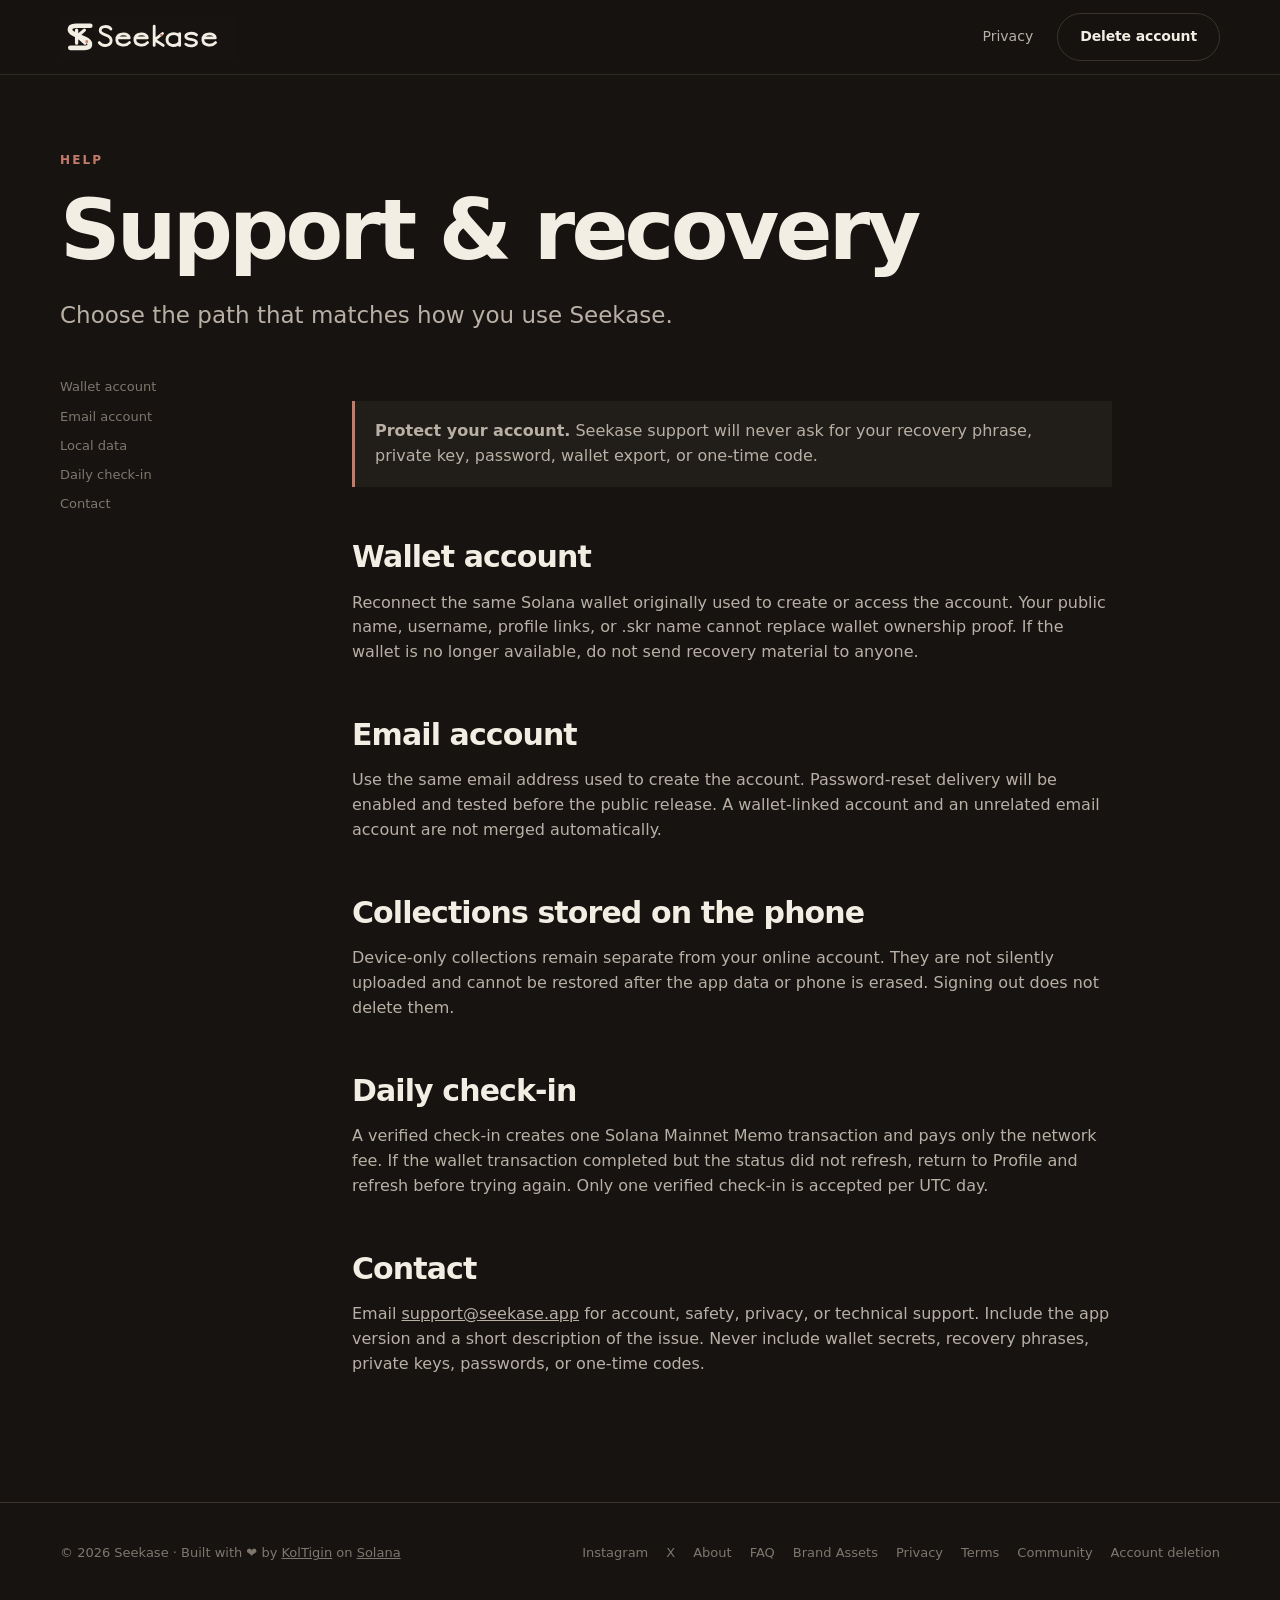
<file: support/index.html>
<!doctype html>
<html lang="en">
  <head>
    <meta charset="utf-8" />
    <meta name="viewport" content="width=device-width,initial-scale=1" />
    <title>Support & Recovery | Seekase</title>
    <meta
      name="description"
      content="Get help with your Seekase account, Solana wallet connection, local collections, and daily check-in."
    />
    <meta name="robots" content="index,follow,max-image-preview:large" />
    <meta property="og:site_name" content="Seekase" />
    <meta property="og:title" content="Support &amp; Recovery | Seekase" />
    <meta
      property="og:description"
      content="Get help with your Seekase account, Solana wallet connection, local collections, and daily check-in."
    />
    <meta property="og:type" content="website" />
    <meta property="og:locale" content="en_US" />
    <meta property="og:url" content="https://seekase.app/support/" />
    <meta property="og:image" content="https://seekase.app/assets/brand/banner-1200x600.png" />
    <meta property="og:image:secure_url" content="https://seekase.app/assets/brand/banner-1200x600.png" />
    <meta property="og:image:type" content="image/png" />
    <meta property="og:image:width" content="1200" />
    <meta property="og:image:height" content="600" />
    <meta
      property="og:image:alt"
      content="Seekase — Get help with your Seekase account, Solana wallet connection, local collections, and daily check-in."
    />
    <meta name="twitter:card" content="summary_large_image" />
    <meta name="twitter:title" content="Support &amp; Recovery | Seekase" />
    <meta
      name="twitter:description"
      content="Get help with your Seekase account, Solana wallet connection, local collections, and daily check-in."
    />
    <meta name="twitter:image" content="https://seekase.app/assets/brand/banner-1200x600.png" />
    <meta
      name="twitter:image:alt"
      content="Seekase — Get help with your Seekase account, Solana wallet connection, local collections, and daily check-in."
    />
    <link rel="canonical" href="https://seekase.app/support/" />
    <link rel="icon" href="/assets/mark.svg" type="image/svg+xml" />
  <link rel="apple-touch-icon" href="/assets/brand/app-icon-512.png" />
  <link rel="stylesheet" href="/assets/site.css" />
  <script src="/assets/mobile-nav.js" defer></script>
  </head>
  <body>
    <header class="site-header">
      <nav class="nav shell">
        <a class="brand" href="/"><img src="/assets/lockup.svg" alt="Seekase" /></a>
        <div class="nav-links">
          <a href="/privacy/">Privacy</a><a class="button secondary" href="/account-deletion/">Delete account</a>
        </div>
        <details class="mobile-nav"><summary>Menu</summary><div class="mobile-nav-links"><a href="/">Home</a><a href="/privacy/">Privacy</a><a href="/account-deletion/">Delete account</a></div></details>
      </nav>
    </header>
    <main>
      <section class="legal-hero shell">
        <p class="eyebrow">Help</p>
        <h1>Support & recovery</h1>
        <p class="lede">Choose the path that matches how you use Seekase.</p>
      </section>
      <div class="legal-layout shell">
        <nav class="legal-nav" aria-label="Support topics">
          <a href="#wallet">Wallet account</a><a href="#email">Email account</a><a href="#local">Local data</a
          ><a href="#checkin">Daily check-in</a><a href="#contact">Contact</a>
        </nav>
        <article class="legal">
          <div class="notice">
            <strong>Protect your account.</strong> Seekase support will never ask for your recovery phrase, private key,
            password, wallet export, or one-time code.
          </div>
          <h2 id="wallet">Wallet account</h2>
          <p>
            Reconnect the same Solana wallet originally used to create or access the account. Your public name,
            username, profile links, or .skr name cannot replace wallet ownership proof. If the wallet is no longer
            available, do not send recovery material to anyone.
          </p>
          <h2 id="email">Email account</h2>
          <p>
            Use the same email address used to create the account. Password-reset delivery will be enabled and tested
            before the public release. A wallet-linked account and an unrelated email account are not merged
            automatically.
          </p>
          <h2 id="local">Collections stored on the phone</h2>
          <p>
            Device-only collections remain separate from your online account. They are not silently uploaded and cannot
            be restored after the app data or phone is erased. Signing out does not delete them.
          </p>
          <h2 id="checkin">Daily check-in</h2>
          <p>
            A verified check-in creates one Solana Mainnet Memo transaction and pays only the network fee. If the wallet
            transaction completed but the status did not refresh, return to Profile and refresh before trying again.
            Only one verified check-in is accepted per UTC day.
          </p>
          <h2 id="contact">Contact</h2>
          <p>
            Email <a href="mailto:support@seekase.app">support@seekase.app</a> for account, safety, privacy, or
            technical support. Include the app version and a short description of the issue. Never include wallet
            secrets, recovery phrases, private keys, passwords, or one-time codes.
          </p>
        </article>
      </div>
    </main>
    <footer class="site-footer">
      <div class="footer-grid shell">
        <span
          >© 2026 Seekase · Built with ❤️ by
          <a href="https://koltigin.xyz" target="_blank" rel="noopener noreferrer">KolTigin</a> on
          <a href="https://solanamobile.com/" target="_blank" rel="noopener noreferrer">Solana</a></span
        >
        <div class="footer-links">
          <a href="https://www.instagram.com/seekaseapp" target="_blank" rel="noopener noreferrer">Instagram</a
          ><a href="https://x.com/seekaseapp" target="_blank" rel="noopener noreferrer">X</a><a href="/about/">About</a
          ><a href="/faq/">FAQ</a><a href="/brand/">Brand Assets</a><a href="/privacy/">Privacy</a
          ><a href="/terms/">Terms</a><a href="/community/">Community</a
          ><a href="/account-deletion/">Account deletion</a>
        </div>
      </div>
    </footer>
  </body>
</html>
</file>
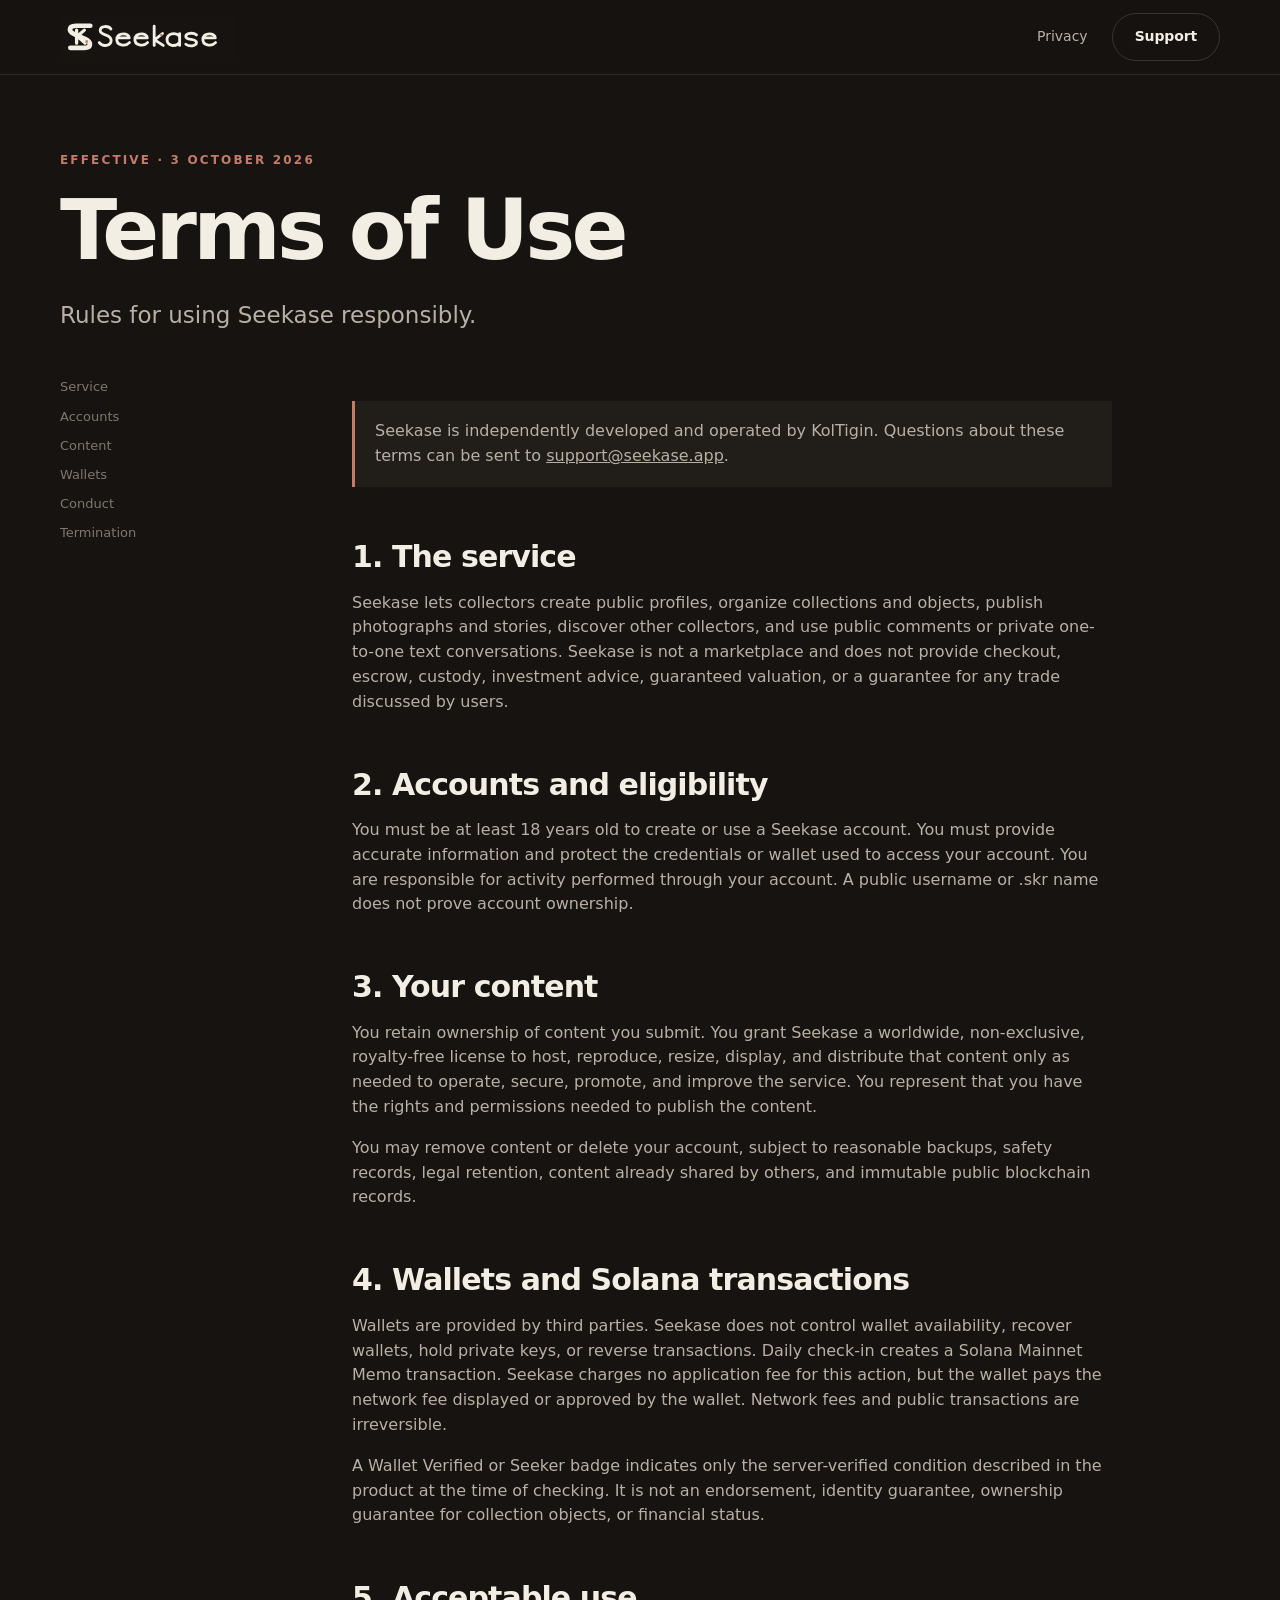
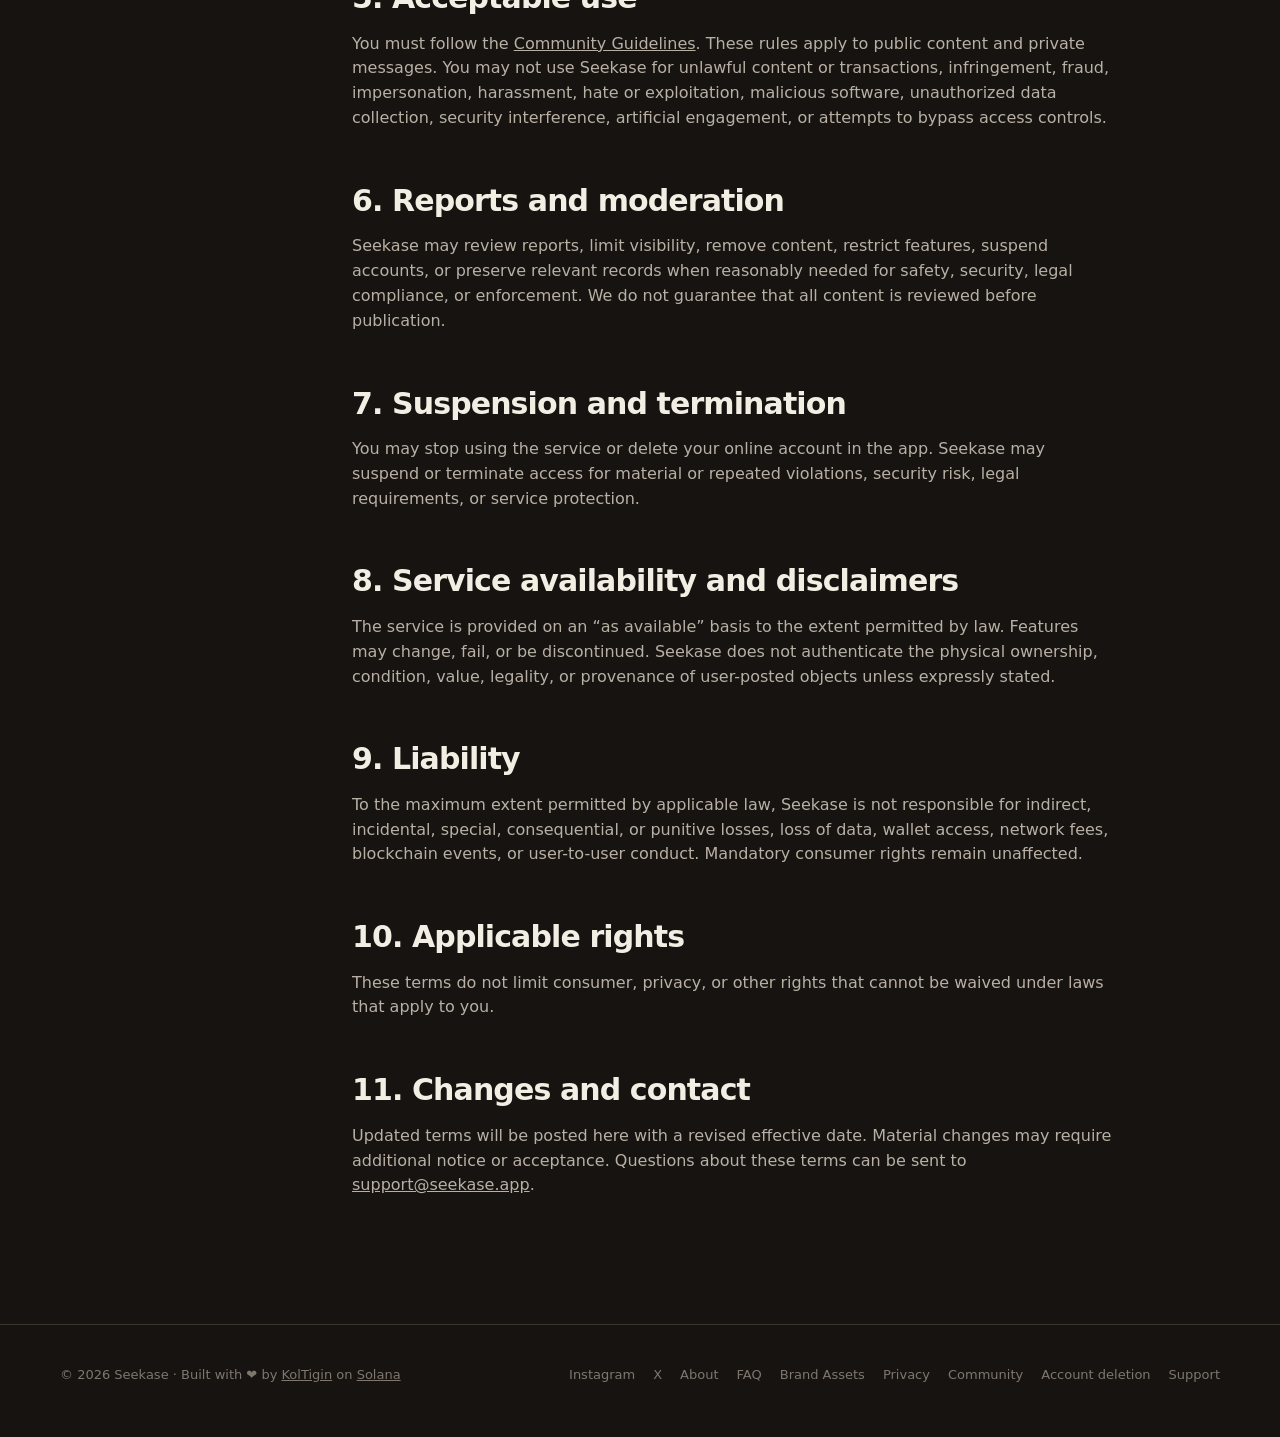
<file: terms/index.html>
<!doctype html>
<html lang="en">
  <head>
    <meta charset="utf-8" />
    <meta name="viewport" content="width=device-width,initial-scale=1" />
    <title>Terms of Use | Seekase</title>
    <meta
      name="description"
      content="Read the terms for using Seekase, including user content, wallet use, network fees, and account safety."
    />
    <meta name="robots" content="index,follow,max-image-preview:large" />
    <meta property="og:site_name" content="Seekase" />
    <meta property="og:title" content="Terms of Use | Seekase" />
    <meta
      property="og:description"
      content="Read the terms for using Seekase, including user content, wallet use, network fees, and account safety."
    />
    <meta property="og:type" content="website" />
    <meta property="og:locale" content="en_US" />
    <meta property="og:url" content="https://seekase.app/terms/" />
    <meta property="og:image" content="https://seekase.app/assets/brand/banner-1200x600.png" />
    <meta property="og:image:secure_url" content="https://seekase.app/assets/brand/banner-1200x600.png" />
    <meta property="og:image:type" content="image/png" />
    <meta property="og:image:width" content="1200" />
    <meta property="og:image:height" content="600" />
    <meta
      property="og:image:alt"
      content="Seekase — Read the terms for using Seekase, including user content, wallet use, network fees, and account safety."
    />
    <meta name="twitter:card" content="summary_large_image" />
    <meta name="twitter:title" content="Terms of Use | Seekase" />
    <meta
      name="twitter:description"
      content="Read the terms for using Seekase, including user content, wallet use, network fees, and account safety."
    />
    <meta name="twitter:image" content="https://seekase.app/assets/brand/banner-1200x600.png" />
    <meta
      name="twitter:image:alt"
      content="Seekase — Read the terms for using Seekase, including user content, wallet use, network fees, and account safety."
    />
    <link rel="canonical" href="https://seekase.app/terms/" />
    <link rel="icon" href="/assets/mark.svg" type="image/svg+xml" />
  <link rel="apple-touch-icon" href="/assets/brand/app-icon-512.png" />
  <link rel="stylesheet" href="/assets/site.css" />
  <script src="/assets/mobile-nav.js" defer></script>
  </head>
  <body>
    <header class="site-header">
      <nav class="nav shell">
        <a class="brand" href="/"><img src="/assets/lockup.svg" alt="Seekase" /></a>
        <div class="nav-links">
          <a href="/privacy/">Privacy</a><a class="button secondary" href="/support/">Support</a>
        </div>
        <details class="mobile-nav"><summary>Menu</summary><div class="mobile-nav-links"><a href="/">Home</a><a href="/privacy/">Privacy</a><a href="/support/">Support</a></div></details>
      </nav>
    </header>
    <main>
      <section class="legal-hero shell">
        <p class="eyebrow">Effective · 3 October 2026</p>
        <h1>Terms of Use</h1>
        <p class="lede">Rules for using Seekase responsibly.</p>
      </section>
      <div class="legal-layout shell">
        <nav class="legal-nav">
          <a href="#service">Service</a><a href="#accounts">Accounts</a><a href="#content">Content</a
          ><a href="#wallets">Wallets</a><a href="#conduct">Conduct</a><a href="#termination">Termination</a>
        </nav>
        <article class="legal">
          <div class="notice">
            Seekase is independently developed and operated by KolTigin. Questions about these terms can be sent to
            <a href="mailto:support@seekase.app">support@seekase.app</a>.
          </div>
          <h2 id="service">1. The service</h2>
          <p>
            Seekase lets collectors create public profiles, organize collections and objects, publish photographs and
            stories, discover other collectors, and use public comments or private one-to-one text conversations.
            Seekase is not a marketplace and does not provide checkout, escrow, custody, investment advice, guaranteed
            valuation, or a guarantee for any trade discussed by users.
          </p>
          <h2 id="accounts">2. Accounts and eligibility</h2>
          <p>
            You must be at least 18 years old to create or use a Seekase account. You must provide accurate information
            and protect the credentials or wallet used to access your account. You are responsible for activity
            performed through your account. A public username or .skr name does not prove account ownership.
          </p>
          <h2 id="content">3. Your content</h2>
          <p>
            You retain ownership of content you submit. You grant Seekase a worldwide, non-exclusive, royalty-free
            license to host, reproduce, resize, display, and distribute that content only as needed to operate, secure,
            promote, and improve the service. You represent that you have the rights and permissions needed to publish
            the content.
          </p>
          <p>
            You may remove content or delete your account, subject to reasonable backups, safety records, legal
            retention, content already shared by others, and immutable public blockchain records.
          </p>
          <h2 id="wallets">4. Wallets and Solana transactions</h2>
          <p>
            Wallets are provided by third parties. Seekase does not control wallet availability, recover wallets, hold
            private keys, or reverse transactions. Daily check-in creates a Solana Mainnet Memo transaction. Seekase
            charges no application fee for this action, but the wallet pays the network fee displayed or approved by the
            wallet. Network fees and public transactions are irreversible.
          </p>
          <p>
            A Wallet Verified or Seeker badge indicates only the server-verified condition described in the product at
            the time of checking. It is not an endorsement, identity guarantee, ownership guarantee for collection
            objects, or financial status.
          </p>
          <h2 id="conduct">5. Acceptable use</h2>
          <p>
            You must follow the <a href="/community/">Community Guidelines</a>. These rules apply to public content and
            private messages. You may not use Seekase for unlawful content or transactions, infringement, fraud,
            impersonation, harassment, hate or exploitation, malicious software, unauthorized data collection, security
            interference, artificial engagement, or attempts to bypass access controls.
          </p>
          <h2>6. Reports and moderation</h2>
          <p>
            Seekase may review reports, limit visibility, remove content, restrict features, suspend accounts, or
            preserve relevant records when reasonably needed for safety, security, legal compliance, or enforcement. We
            do not guarantee that all content is reviewed before publication.
          </p>
          <h2 id="termination">7. Suspension and termination</h2>
          <p>
            You may stop using the service or delete your online account in the app. Seekase may suspend or terminate
            access for material or repeated violations, security risk, legal requirements, or service protection.
          </p>
          <h2>8. Service availability and disclaimers</h2>
          <p>
            The service is provided on an “as available” basis to the extent permitted by law. Features may change,
            fail, or be discontinued. Seekase does not authenticate the physical ownership, condition, value, legality,
            or provenance of user-posted objects unless expressly stated.
          </p>
          <h2>9. Liability</h2>
          <p>
            To the maximum extent permitted by applicable law, Seekase is not responsible for indirect, incidental,
            special, consequential, or punitive losses, loss of data, wallet access, network fees, blockchain events, or
            user-to-user conduct. Mandatory consumer rights remain unaffected.
          </p>
          <h2>10. Applicable rights</h2>
          <p>
            These terms do not limit consumer, privacy, or other rights that cannot be waived under laws that apply to
            you.
          </p>
          <h2>11. Changes and contact</h2>
          <p>
            Updated terms will be posted here with a revised effective date. Material changes may require additional
            notice or acceptance. Questions about these terms can be sent to
            <a href="mailto:support@seekase.app">support@seekase.app</a>.
          </p>
        </article>
      </div>
    </main>
    <footer class="site-footer">
      <div class="footer-grid shell">
        <span
          >© 2026 Seekase · Built with ❤️ by
          <a href="https://koltigin.xyz" target="_blank" rel="noopener noreferrer">KolTigin</a> on
          <a href="https://solanamobile.com/" target="_blank" rel="noopener noreferrer">Solana</a></span
        >
        <div class="footer-links">
          <a href="https://www.instagram.com/seekaseapp" target="_blank" rel="noopener noreferrer">Instagram</a
          ><a href="https://x.com/seekaseapp" target="_blank" rel="noopener noreferrer">X</a><a href="/about/">About</a
          ><a href="/faq/">FAQ</a><a href="/brand/">Brand Assets</a><a href="/privacy/">Privacy</a
          ><a href="/community/">Community</a><a href="/account-deletion/">Account deletion</a
          ><a href="/support/">Support</a>
        </div>
      </div>
    </footer>
  </body>
</html>
</file>
<file: assets/site.css>
:root {
  color-scheme: dark;
  --bg: #161310;
  --surface: #211d19;
  --surface-2: #2b2520;
  --paper: #f3eee4;
  --muted: #b9b0a5;
  --faint: #7f776e;
  --line: #3b342d;
  --clay: #c47b6a;
  --max: 1160px;
}

* { box-sizing: border-box; }
html { scroll-behavior: smooth; }
body {
  margin: 0;
  overflow-x: hidden;
  background: var(--bg);
  color: var(--paper);
  font-family: Inter, ui-sans-serif, system-ui, -apple-system, BlinkMacSystemFont, "Segoe UI", sans-serif;
  line-height: 1.55;
  -webkit-font-smoothing: antialiased;
}
a { color: inherit; }
img { display: block; max-width: 100%; }
.shell { width: auto; max-width: var(--max); margin-inline: max(20px, calc((100% - var(--max)) / 2)); }
.site-header {
  position: sticky;
  top: 0;
  z-index: 20;
  border-bottom: 1px solid color-mix(in srgb, var(--line), transparent 28%);
  background: color-mix(in srgb, var(--bg), transparent 7%);
  backdrop-filter: blur(16px);
}
.nav { min-height: 74px; display: flex; align-items: center; justify-content: space-between; gap: 28px; }
.brand { display: inline-flex; align-items: center; text-decoration: none; }
.brand img { width: 176px; height: auto; }
.nav-links { display: flex; align-items: center; gap: 24px; color: var(--muted); font-size: 14px; }
.nav-links a { text-decoration: none; }
.nav-links a:hover, .nav-links a:focus-visible { color: var(--paper); }
.mobile-nav { display: none; }
.button {
  display: inline-flex;
  align-items: center;
  justify-content: center;
  min-height: 48px;
  padding: 0 22px;
  border: 1px solid var(--line);
  border-radius: 999px;
  text-decoration: none;
  font-weight: 700;
  letter-spacing: -0.01em;
}
.button.primary { background: var(--paper); color: #1a1713; border-color: var(--paper); }
.button.secondary { background: transparent; color: var(--paper); }
.button-unavailable { cursor: default; opacity: .82; }
.button:hover, .button:focus-visible { transform: translateY(-1px); }
a:focus-visible, .button:focus-visible { outline: 3px solid var(--clay); outline-offset: 3px; }
.eyebrow { margin: 0 0 16px; color: var(--clay); font-size: 12px; font-weight: 800; letter-spacing: .18em; text-transform: uppercase; }
.hero { padding: 108px 0 92px; overflow: hidden; }
.hero-grid { display: grid; grid-template-columns: minmax(0, 1.08fr) minmax(320px, .92fr); gap: 80px; align-items: center; }
.hero-grid > *, .section-intro > *, .identity > * { min-width: 0; }
h1, h2, h3 { margin-top: 0; line-height: 1.05; letter-spacing: -.045em; }
h1 { max-width: 760px; margin-bottom: 24px; font-size: clamp(56px, 8vw, 108px); font-weight: 640; }
h2 { margin-bottom: 18px; font-size: clamp(38px, 5vw, 66px); font-weight: 620; }
h3 { margin-bottom: 10px; font-size: 23px; }
.lede { max-width: 650px; margin: 0; color: var(--muted); font-size: clamp(18px, 2vw, 23px); }
.actions { display: flex; flex-wrap: wrap; gap: 12px; margin-top: 34px; }
.availability { margin-top: 18px; color: var(--faint); font-size: 13px; }
.cabinet {
  position: relative;
  width: 100%;
  min-height: 560px;
  padding: 22px;
  border: 1px solid var(--line);
  border-radius: 38px;
  background: linear-gradient(150deg, #2b241e, #1b1815 70%);
  box-shadow: 0 34px 80px rgba(0,0,0,.33);
}
.cabinet::after { content: ""; position: absolute; inset: 14px; border: 1px solid #40372f; border-radius: 28px; pointer-events: none; }
.cabinet-head { display: flex; justify-content: space-between; margin: 15px 10px 22px; color: var(--faint); font-size: 11px; font-weight: 800; letter-spacing: .16em; text-transform: uppercase; }
.object-card { position: relative; z-index: 1; margin: 12px 0; padding: 22px; border-radius: 24px; background: var(--surface-2); }
.object-card.featured { min-height: 250px; display: flex; flex-direction: column; justify-content: end; background: radial-gradient(circle at 75% 16%, #60463b, transparent 34%), linear-gradient(140deg, #342a23, #211d19); }
.object-tag { width: max-content; margin-bottom: auto; padding: 6px 10px; border: 1px solid #59483e; border-radius: 99px; color: var(--muted); font-size: 10px; letter-spacing: .12em; text-transform: uppercase; }
.object-title { margin: 0; font-size: 28px; font-weight: 650; letter-spacing: -.035em; }
.object-meta { margin: 8px 0 0; color: var(--muted); }
.object-row { display: grid; grid-template-columns: 1fr 1fr; gap: 12px; }
.mini-object { min-height: 132px; padding: 18px; border-radius: 20px; background: #27221e; }
.mini-object strong { display: block; margin-top: 34px; }
.mini-object span { color: var(--faint); font-size: 12px; }
.section { padding: 96px 0; border-top: 1px solid var(--line); }
.section-intro { display: grid; grid-template-columns: .75fr 1.25fr; align-items: center; gap: 80px; margin-bottom: 54px; }
.section-intro h2 { font-size: clamp(34px, 3.7vw, 54px); }
.section-copy { max-width: 650px; margin: 0; color: var(--muted); font-size: 18px; }
.feature-grid { display: grid; grid-template-columns: repeat(3, 1fr); gap: 16px; }
.feature { min-height: 250px; padding: 28px; border: 1px solid var(--line); border-radius: 26px; background: var(--surface); }
.feature-index { display: block; margin-bottom: 62px; color: var(--clay); font-size: 12px; font-weight: 800; letter-spacing: .14em; }
.feature p { margin: 0; color: var(--muted); }
.app-preview { overflow: hidden; }
.screen-grid { display: grid; grid-template-columns: repeat(5, minmax(0, 1fr)); gap: 20px; align-items: stretch; }
.screen-card { display: flex; height: 100%; min-width: 0; flex-direction: column; margin: 0; padding: 12px; border: 1px solid var(--line); border-radius: 32px; background: var(--surface); box-shadow: 0 26px 64px rgba(0,0,0,.24); }
.screen-card.featured-screen { transform: none; }
.screen-card img { width: 100%; border-radius: 22px; aspect-ratio: 9 / 16; object-fit: cover; object-position: top; background: #100e0c; }
.screen-card figcaption { display: grid; flex: 1; align-content: start; gap: 5px; padding: 18px 10px 12px; }
.screen-card figcaption strong { font-size: 18px; letter-spacing: -.02em; }
.screen-card figcaption span { color: var(--muted); font-size: 14px; }
.identity { display: grid; grid-template-columns: 1fr 1fr; gap: 16px; }
.identity-card { padding: 34px; border: 1px solid var(--line); border-radius: 28px; background: var(--surface); color: var(--paper); }
.identity-card.dark { background: var(--surface); }
.identity-card p { max-width: 500px; margin-bottom: 0; color: var(--muted); }
.status-pill { display: inline-flex; margin-bottom: 52px; padding: 7px 11px; border: 1px solid currentColor; border-radius: 99px; font-size: 11px; font-weight: 800; letter-spacing: .12em; text-transform: uppercase; }
.principle-grid { display: grid; grid-template-columns: 1fr 1fr; border-top: 1px solid var(--line); }
.principle { display: grid; grid-template-columns: 54px 1fr; gap: 18px; padding: 30px 28px 30px 0; border-bottom: 1px solid var(--line); }
.principle:nth-child(odd) { border-right: 1px solid var(--line); }
.principle:nth-child(even) { padding-left: 28px; }
.principle > span { color: var(--clay); font-size: 12px; font-weight: 800; letter-spacing: .14em; }
.principle p { margin: 0; color: var(--muted); }
.founder-note { background: var(--surface); color: var(--paper); }
.founder-note .eyebrow { color: var(--clay); }
.founder-note p { max-width: 780px; margin: 0; color: var(--muted); font-size: 20px; }
.founder-link { display: inline-flex; margin-top: 24px; color: var(--paper); font-size: 16px; font-weight: 750; text-underline-offset: 5px; }
.narrow-copy { max-width: 900px; }
.faq-list h3 { margin-bottom: 8px; }
.faq-list h3 + p { margin-top: 0; }
.asset-grid { display: grid; grid-template-columns: 1fr 1fr; gap: 18px; min-width: 0; }
.asset-card, .media-asset { min-width: 0; max-width: 100%; overflow: hidden; border: 1px solid var(--line); border-radius: 26px; }
.asset-dark { background: var(--bg); }
.asset-light { background: var(--paper); color: #1a1713; }
.asset-preview { min-height: 260px; display: grid; place-items: center; padding: 48px; }
.lockup-preview img { width: min(100%, 360px); }
.mark-preview img { width: 96px; max-height: 96px; }
.wordmark-preview img { width: min(100%, 280px); }
.asset-info { display: flex; align-items: center; justify-content: space-between; gap: 20px; padding: 18px 20px; border-top: 1px solid color-mix(in srgb, var(--line), transparent 18%); background: color-mix(in srgb, var(--surface), transparent 3%); color: var(--paper); }
.asset-info > div { min-width: 0; }
.asset-light .asset-info { background: #e9e3d8; color: #1a1713; border-color: #d7d0c4; }
.asset-info strong, .asset-info span { display: block; }
.asset-info span { margin-top: 3px; color: var(--muted); font-size: 12px; }
.asset-light .asset-info span { color: #6d655c; }
.download-link { flex: 0 0 auto; text-decoration: none; font-size: 13px; font-weight: 750; }
.media-grid { display: grid; grid-template-columns: 1fr 2fr 1fr; gap: 18px; align-items: start; }
.media-asset { background: var(--surface); }
.media-asset > img { width: 100%; aspect-ratio: 1; object-fit: cover; }
.media-asset.wide > img { aspect-ratio: 2 / 1; }
.swatch-grid { display: grid; grid-template-columns: repeat(5, 1fr); gap: 12px; }
.swatch { min-height: 180px; display: flex; flex-direction: column; justify-content: space-between; padding: 18px; border: 1px solid var(--line); border-radius: 22px; }
.swatch span { font-weight: 650; }
.swatch strong { font-size: 12px; letter-spacing: .12em; }
.swatch.archive { background: #161310; color: #F3EEE4; }
.swatch.ivory { background: #F3EEE4; color: #1A1713; }
.swatch.clay { background: #C47B6A; color: #1A1713; }
.swatch.paper { background: #F4F0E8; color: #1A1713; }
.swatch.ink { background: #1A1713; color: #F3EEE4; }
.cta { padding: 100px 0; text-align: center; }
.cta p { max-width: 620px; margin: 0 auto; color: var(--muted); font-size: 18px; }
.cta .actions { justify-content: center; }
.site-footer { padding: 40px 0 52px; border-top: 1px solid var(--line); color: var(--faint); font-size: 13px; }
.footer-grid { display: flex; justify-content: space-between; gap: 32px; }
.footer-availability { display: block; margin-top: 7px; color: var(--muted); }
.footer-links { display: flex; flex-wrap: wrap; gap: 18px; }
.footer-links a { text-decoration: none; }
.legal-hero { padding: 76px 0 44px; }
.legal-hero h1 { max-width: 900px; font-size: clamp(48px, 7vw, 84px); }
.legal-layout { display: grid; grid-template-columns: 220px minmax(0, 760px); gap: 72px; padding-bottom: 110px; }
.legal-nav { position: sticky; top: 104px; align-self: start; display: grid; gap: 9px; color: var(--faint); font-size: 13px; }
.legal-nav a { text-decoration: none; }
.legal { color: var(--muted); }
.legal h2 { margin-top: 54px; color: var(--paper); font-size: 30px; letter-spacing: -.03em; }
.legal h2:first-child { margin-top: 0; }
.legal h3 { margin-top: 30px; color: var(--paper); font-size: 19px; letter-spacing: -.02em; }
.legal li { margin-bottom: 8px; }
.notice { margin: 24px 0 34px; padding: 18px 20px; border-left: 3px solid var(--clay); background: var(--surface); color: var(--muted); }
.steps { counter-reset: steps; display: grid; gap: 14px; margin: 28px 0; padding: 0; list-style: none; }
.steps li { counter-increment: steps; padding: 22px; border: 1px solid var(--line); border-radius: 20px; background: var(--surface); }
.steps li::before { content: counter(steps, decimal-leading-zero); display: block; margin-bottom: 10px; color: var(--clay); font-size: 11px; font-weight: 800; letter-spacing: .14em; }
code { padding: 2px 6px; border-radius: 6px; background: var(--surface-2); color: var(--paper); }

@media (max-width: 860px) {
  .nav-links a:not(.button) { display: none; }
  .nav-links a[href="/about/"], .nav-links a[href="/faq/"] { display: inline-flex; }
  .brand img { width: 148px; }
  .hero { padding-top: 72px; }
  .hero-grid { display: block; }
  .hero-grid > :last-child { margin-top: 40px; }
  .section-intro, .identity, .legal-layout { grid-template-columns: 1fr; gap: 40px; }
  .principle-grid { grid-template-columns: 1fr; }
  .principle:nth-child(odd) { border-right: 0; }
  .principle:nth-child(even) { padding-left: 0; }
  .media-grid { grid-template-columns: 1fr 1fr; }
  .media-asset.wide { grid-column: span 2; }
  .swatch-grid { grid-template-columns: repeat(3, 1fr); }
  .cabinet { min-height: 500px; }
  .feature-grid { grid-template-columns: 1fr; }
  .screen-grid { grid-template-columns: repeat(5, minmax(240px, 1fr)); overflow-x: auto; margin-inline: -20px; padding: 24px 20px 18px; scroll-snap-type: x mandatory; }
  .screen-card { scroll-snap-align: center; }
  .screen-card.featured-screen { transform: none; }
  .feature { min-height: auto; }
  .feature-index { margin-bottom: 34px; }
  .legal-nav { position: static; grid-template-columns: repeat(2, minmax(0,1fr)); }
}

@media (max-width: 520px) {
  .shell { width: auto; margin-inline: 14px; }
  .nav { min-height: 66px; }
  .brand img { width: 118px; }
  .nav-links { display: none; }
  .mobile-nav { position: relative; display: block; margin-left: auto; }
  .mobile-nav summary { display: inline-flex; align-items: center; justify-content: center; min-height: 40px; padding: 0 14px; border: 1px solid var(--line); border-radius: 999px; color: var(--paper); cursor: pointer; font-size: 12px; font-weight: 700; list-style: none; }
  .mobile-nav summary::-webkit-details-marker { display: none; }
  .mobile-nav-links { position: absolute; top: calc(100% + 10px); right: 0; display: grid; width: min(250px, calc(100vw - 28px)); padding: 8px; border: 1px solid var(--line); border-radius: 18px; background: var(--surface); box-shadow: 0 18px 44px rgba(0,0,0,.38); }
  .mobile-nav-links a { padding: 12px 13px; border-radius: 10px; color: var(--paper); text-decoration: none; font-size: 14px; }
  .mobile-nav-links a:hover, .mobile-nav-links a:focus-visible { background: var(--surface-2); }
  .hero { padding: 58px 0 70px; }
  h1 { max-width: 100%; font-size: clamp(42px, 12.5vw, 50px); }
  h1, h2, h3, p { overflow-wrap: anywhere; }
  .cabinet { min-height: 460px; padding: 16px; border-radius: 30px; }
  .object-row { grid-template-columns: 1fr; }
  .mini-object { min-height: 98px; }
  .mini-object strong { margin-top: 18px; }
  .section { padding: 72px 0; }
  .screen-grid { grid-template-columns: repeat(5, minmax(78vw, 1fr)); margin-inline: -14px; padding-inline: 14px; }
  .asset-grid, .media-grid { grid-template-columns: 1fr; }
  .media-asset.wide { grid-column: auto; }
  .asset-preview { min-height: 220px; padding: 34px; }
  .asset-info { align-items: flex-start; flex-direction: column; gap: 12px; }
  .swatch-grid { grid-template-columns: 1fr 1fr; }
  .footer-grid { flex-direction: column; }
}

@media (prefers-reduced-motion: reduce) {
  html { scroll-behavior: auto; }
  *, *::before, *::after { transition: none !important; animation: none !important; }
}
</file>
